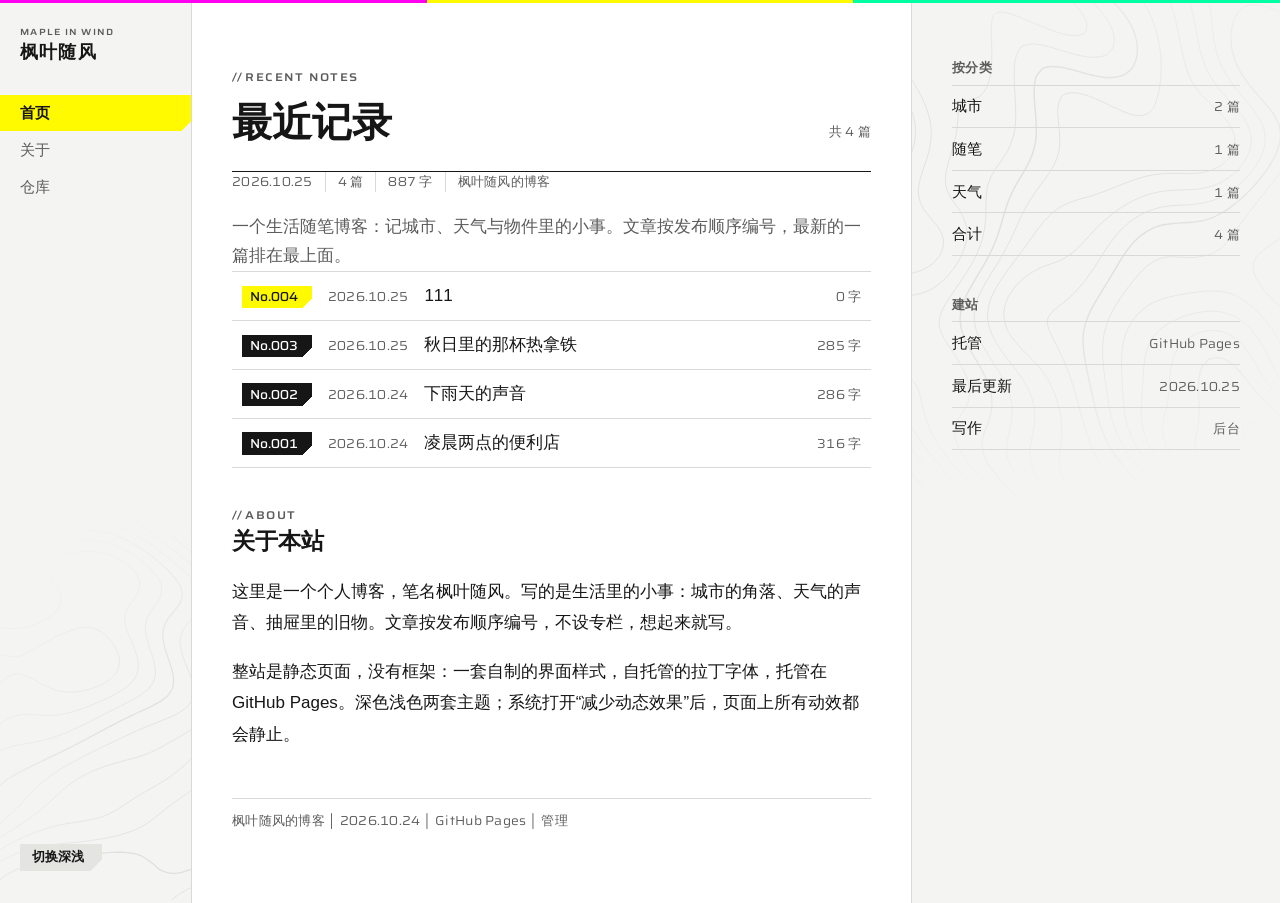
<file: index.html>
<!doctype html>
<!-- 枫叶随风的博客：首页（阅读页）。外观只写在 <html> 的 data-ef-variant 上。
     变体：标准（yellow / neutral / standard / contours / standard / full）
     主视觉：// RECENT NOTES / 最近记录 下的编号记录列表，最新一篇的编号是黄色
     页面类型：阅读（首页列表与文章页都是阅读页）
     数据：下面的静态列表是没开 JS 时的兜底；页面加载后会读取 ./posts/index.json
     重排列表、字数与分类统计。发布新文章后这里会自动出现，不需要手改这个文件。 -->
<html lang="zh-CN" data-ef-variant="standard">
  <head>
    <meta charset="utf-8" />
    <meta name="viewport" content="width=device-width, initial-scale=1" />
    <title>最近记录 · 枫叶随风的博客</title>
    <meta name="description" content="枫叶随风的博客：生活随笔，记录城市、天气与物件里的小事。文章按发布顺序编号。" />
    <link rel="icon" href="./assets/favicon.svg" type="image/svg+xml" />
    <script>
      try {
        const t = localStorage.getItem('theme');
        if (t === 'light' || t === 'dark') document.documentElement.dataset.theme = t;
      } catch (e) {}
    </script>
    <meta name="theme-color" content="#F4F4F2" media="(prefers-color-scheme: light)" />
    <meta name="theme-color" content="#191919" media="(prefers-color-scheme: dark)" />
    <script src="./assets/variant.js"></script>
    <link rel="stylesheet" href="./assets/endfield.css" />
    <link rel="stylesheet" href="./assets/site.css" />
  </head>
  <body class="ef ef-contours">
    <div class="ef-tri ef-in-sweep" aria-hidden="true"><i></i><i></i><i></i></div>
    <div class="shell">
      <nav class="ef-rail rail" aria-label="主导航">
        <a class="brand" href="./index.html"><small>Maple in Wind</small><span>枫叶随风</span></a>
        <a href="./index.html" aria-current="page">首页</a>
        <a href="#about">关于</a>
        <a href="https://github.com/fysfqyl/page-zero">仓库</a>
        <div class="rail-util">
          <button class="ef-btn small" type="button" data-theme-toggle>切换深浅</button>
        </div>
      </nav>

      <article class="ef-spread">
        <div class="ef-sheet">
          <p class="ef-eyebrow slash">Recent Notes</p>
          <header class="ef-sheet-head">
            <h1 class="ef-read">最近记录</h1>
            <p class="ef-field" data-stat-count>共 3 篇</p>
          </header>
          <ul class="ef-facts ef-field">
            <li data-stat-date>2026.10.24</li>
            <li data-stat-count2>3 篇</li>
            <li data-fx-load data-stat-words>898 字</li>
            <li>枫叶随风的博客</li>
          </ul>
          <p class="ef-lede ef-read">一个生活随笔博客：记城市、天气与物件里的小事。文章按发布顺序编号，最新的一篇排在最上面。</p>

          <ol class="ef-records" data-records>
            <li style="--i: 0"><a class="ef-record ef-in-come" href="./posts/p001.html">
              <span class="ef-tag is-current">No.001</span>
              <time class="ef-field" datetime="2026-10-24">2026.10.24</time>
              <span class="name ef-read">凌晨两点的便利店</span>
              <span class="ef-field">316 字</span>
            </a></li>
            <li style="--i: 1"><a class="ef-record ef-in-come" href="./posts/p002.html">
              <span class="ef-tag">No.002</span>
              <time class="ef-field" datetime="2026-10-24">2026.10.24</time>
              <span class="name ef-read">下雨天的声音</span>
              <span class="ef-field">286 字</span>
            </a></li>
            <li style="--i: 2"><a class="ef-record ef-in-come" href="./posts/p003.html">
              <span class="ef-tag">No.003</span>
              <time class="ef-field" datetime="2026-10-24">2026.10.24</time>
              <span class="name ef-read">旧手机里的照片</span>
              <span class="ef-field">296 字</span>
            </a></li>
          </ol>

          <h2 class="ef-pair sect" id="about"><span class="ef-eyebrow slash">About</span><span>关于本站</span></h2>
          <div class="ef-prose">
            <p>这里是一个个人博客，笔名枫叶随风。写的是生活里的小事：城市的角落、天气的声音、抽屉里的旧物。文章按发布顺序编号，不设专栏，想起来就写。</p>
            <p>整站是静态页面，没有框架：一套自制的界面样式，自托管的拉丁字体，托管在 GitHub Pages。深色浅色两套主题；系统打开“减少动态效果”后，页面上所有动效都会静止。</p>
          </div>

          <footer class="foot">
            <p class="ef-field">枫叶随风的博客 │ 2026.10.24 │ GitHub Pages │ <a href="./admin.html">管理</a></p>
          </footer>
        </div>

        <aside class="ef-margin" aria-label="统计与说明">
          <h2 class="ef-field margin-h">按分类</h2>
          <ul class="ef-ledger" data-cats>
            <li><span>城市</span><span class="ef-field">1 篇</span></li>
            <li><span>天气</span><span class="ef-field">1 篇</span></li>
            <li><span>物件</span><span class="ef-field">1 篇</span></li>
            <li><span>合计</span><span class="ef-field">3 篇</span></li>
          </ul>
          <h2 class="ef-field margin-h">建站</h2>
          <ul class="ef-ledger">
            <li><span>托管</span><span class="ef-field">GitHub Pages</span></li>
            <li><span>最后更新</span><span class="ef-field" data-stat-updated>2026.10.24</span></li>
            <li><span>写作</span><span class="ef-field"><a href="./admin.html">后台</a></span></li>
          </ul>
        </aside>
      </article>
    </div>

    <script type="module">
      import { wireTheme, wireReadouts } from './assets/fx.js';

      const pad = (n) => String(n).padStart(3, '0');
      const dots = (date) => String(date || '').replace(/-/g, '.');
      const group = (n) => Number(n || 0).toLocaleString('zh-CN');

      // 只有一处 HTML 拼接，标题来自帖子索引，仍然转义一遍。
      const esc = (s) =>
        String(s ?? '').replace(/[&<>"']/g, (c) => ({ '&': '&amp;', '<': '&lt;', '>': '&gt;', '"': '&quot;', "'": '&#39;' })[c]);

      function renderIndex(raw) {
        const posts = (Array.isArray(raw) ? raw : []).filter((p) => p && Number.isFinite(Number(p.no)));
        if (!posts.length) return;
        posts.sort((a, b) => Number(b.no) - Number(a.no)); // 最新的排在最上面

        const list = document.querySelector('[data-records]');
        if (list) {
          list.innerHTML = posts
            .map(
              (p, i) => `<li style="--i: ${Math.min(i, 12)}"><a class="ef-record ef-in-come" href="./posts/${esc(p.file)}">
              <span class="ef-tag${i === 0 ? ' is-current' : ''}">No.${pad(p.no)}</span>
              <time class="ef-field" datetime="${esc(p.date)}">${dots(p.date)}</time>
              <span class="name ef-read">${esc(p.title)}</span>
              <span class="ef-field">${group(p.words)} 字</span>
            </a></li>`,
            )
            .join('');
        }

        const total = posts.reduce((sum, p) => sum + Number(p.words || 0), 0);
        const latest = posts.reduce((d, p) => (p.date > d ? p.date : d), posts[0].date || '');

        const set = (sel, text) => {
          const el = document.querySelector(sel);
          if (el) el.textContent = text;
        };
        set('[data-stat-count]', `共 ${posts.length} 篇`);
        set('[data-stat-count2]', `${posts.length} 篇`);
        set('[data-stat-words]', `${group(total)} 字`);
        set('[data-stat-date]', dots(latest));
        set('[data-stat-updated]', dots(latest));

        const cats = new Map();
        posts.forEach((p) => cats.set(p.category || '未分类', (cats.get(p.category || '未分类') || 0) + 1));
        const ledger = document.querySelector('[data-cats]');
        if (ledger) {
          const rows = [...cats.entries()].sort((a, b) => b[1] - a[1] || a[0].localeCompare(b[0], 'zh-CN'));
          ledger.innerHTML =
            rows.map(([name, n]) => `<li><span>${esc(name)}</span><span class="ef-field">${n} 篇</span></li>`).join('') +
            `<li><span>合计</span><span class="ef-field">${posts.length} 篇</span></li>`;
        }
      }

      wireTheme();
      try {
        const res = await fetch('./posts/index.json', { cache: 'no-cache' });
        if (res.ok) renderIndex((await res.json()).posts);
      } catch (e) {
        // 离线或索引还没生成：保留上面手写的列表
      }
      wireReadouts(document);
    </script>
  </body>
</html>
</file>
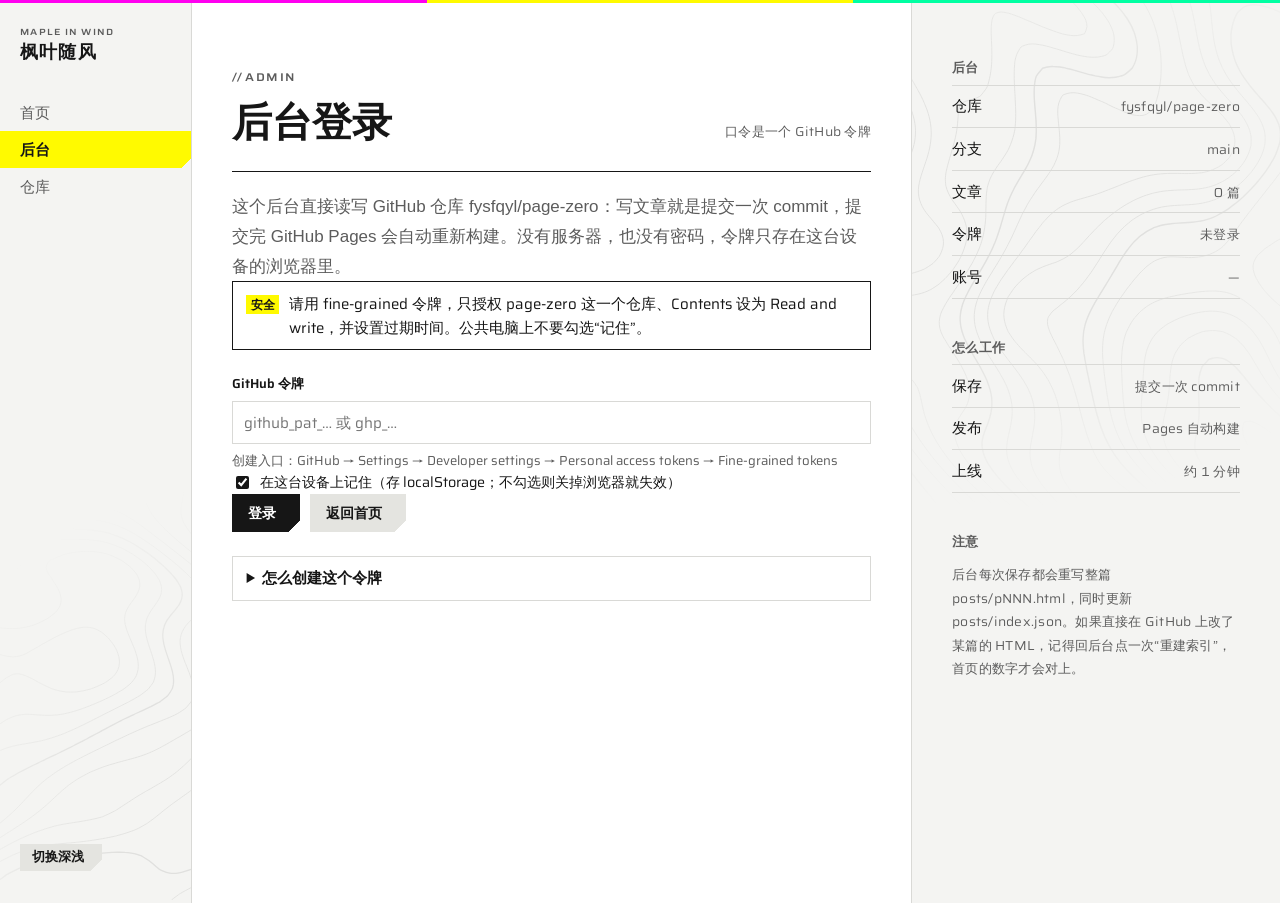
<file: admin.html>
<!doctype html>
<!-- 枫叶随风的博客：后台（写文章 / 改文章 / 删文章）。
     这一页不需要服务器：登录后浏览器直接用 GitHub API 读写仓库，
     发布 = 提交一次 commit，GitHub Pages 收到后自动重新构建。
     令牌只保存在这台设备的浏览器里，永远不会写进仓库。 -->
<html lang="zh-CN" data-ef-variant="standard">
  <head>
    <meta charset="utf-8" />
    <meta name="viewport" content="width=device-width, initial-scale=1" />
    <meta name="robots" content="noindex, nofollow" />
    <title>后台 · 枫叶随风的博客</title>
    <link rel="icon" href="./assets/favicon.svg" type="image/svg+xml" />
    <script>
      try {
        const t = localStorage.getItem('theme');
        if (t === 'light' || t === 'dark') document.documentElement.dataset.theme = t;
      } catch (e) {}
    </script>
    <meta name="theme-color" content="#F4F4F2" media="(prefers-color-scheme: light)" />
    <meta name="theme-color" content="#191919" media="(prefers-color-scheme: dark)" />
    <script src="./assets/variant.js"></script>
    <link rel="stylesheet" href="./assets/endfield.css" />
    <link rel="stylesheet" href="./assets/site.css" />
    <style>
      /* 后台自己的几块：分栏表单、工具栏、可编辑正文、预览框。其余全部沿用 endfield.css。 */
      [data-view][hidden],
      .admin-split [hidden] {
        display: none;
      }
      /* 有些元素自带 display（按钮、提示条），hidden 属性会被盖掉，这里补回来 */
      [hidden] {
        display: none !important;
      }
      .admin-split {
        display: grid;
        gap: 1rem;
        grid-template-columns: repeat(3, minmax(0, 1fr));
      }
      .admin-split > .field:first-child {
        grid-column: span 2;
      }
      @media (max-width: 640px) {
        .admin-split {
          grid-template-columns: minmax(0, 1fr);
        }
        .admin-split > .field:first-child {
          grid-column: auto;
        }
      }
      .admin-row-main {
        display: grid;
        gap: 0.3rem;
        min-width: 0;
      }
      .admin-row-main .name {
        font-weight: 700;
        overflow-wrap: anywhere;
        text-decoration: none;
      }
      .admin-row-main .name:hover {
        text-decoration: underline;
        text-decoration-thickness: 0.35em;
        text-underline-offset: -0.15em;
        text-decoration-color: var(--ef-signal);
      }
      .admin-check {
        display: flex;
        align-items: center;
        gap: 0.5rem;
        font-size: 0.9rem;
      }
      .admin-toolbar {
        display: flex;
        flex-wrap: wrap;
        gap: 0.35rem;
        padding: 0.45rem 0;
        border-top: 1px solid var(--ef-rule);
        border-bottom: 1px solid var(--ef-rule);
      }
      .admin-toolbar .ef-btn {
        padding: 0.25rem 0.8rem 0.25rem 0.6rem;
        font-size: 0.78rem;
      }
      .admin-editor {
        min-height: 20rem;
        max-width: none;
        padding: 1rem 1.1rem;
        border: 1px solid var(--ef-rule);
        background: var(--ef-paper);
        overflow-wrap: anywhere;
      }
      .admin-editor:empty::before {
        content: '在这里写正文。回车分段，工具栏可以加小标题、加粗、引用、列表。';
        color: var(--ef-ink-2);
      }
      .admin-editor p {
        margin: 0 0 1rem;
      }
      .admin-editor h2 {
        margin: 1.6rem 0 0.6rem;
        font-size: var(--ef-t-h2);
        font-weight: 700;
      }
      .admin-editor blockquote {
        margin: 1rem 0;
        padding-left: 0.9rem;
        border-left: 3px solid var(--ef-signal);
        color: var(--ef-ink-2);
      }
      .admin-editor ul,
      .admin-editor ol {
        margin: 0 0 1rem;
        padding-left: 1.4rem;
      }
      .admin-editor figure {
        margin: 1rem 0;
      }
      .admin-editor img {
        display: block;
        max-width: 100%;
        height: auto;
        border: 1px solid var(--ef-rule);
      }
      .admin-editor figcaption {
        margin-top: 0.4rem;
        font-family: var(--ef-font-ui);
        font-size: 0.82rem;
        color: var(--ef-ink-2);
      }
      .admin-upload {
        margin: 0.35rem 0 0;
        font-family: var(--ef-font-ui);
        font-size: 0.8rem;
        color: var(--ef-ink-2);
      }
      .admin-editor:focus {
        outline: 2px solid var(--ef-trace);
        outline-offset: -1px;
      }
      .admin-preview {
        width: min(1120px, 96vw);
      }
      .admin-preview .admin-preview-bar {
        display: flex;
        align-items: center;
        justify-content: space-between;
        gap: 1rem;
        padding: 0.5rem 0.75rem;
        background: var(--ef-panel);
        border-bottom: 1px solid var(--ef-rule);
      }
      .admin-preview iframe {
        display: block;
        width: 100%;
        height: min(78vh, 900px);
        border: 0;
        background: #fff;
      }
      details.admin-help {
        padding: 0.6rem 0.85rem;
        border: 1px solid var(--ef-rule);
        background: var(--ef-panel);
      }
      details.admin-help summary {
        cursor: pointer;
        font-weight: 700;
      }
      details.admin-help ol {
        margin: 0.6rem 0 0;
        padding-left: 1.3rem;
        line-height: 1.8;
      }
      .admin-status {
        min-height: 1.4rem;
      }
      .admin-meter {
        display: flex;
        gap: 1rem;
        font-family: var(--ef-font-ui);
        font-size: 0.8rem;
        color: var(--ef-ink-2);
        font-variant-numeric: tabular-nums;
      }
    </style>
  </head>
  <body class="ef ef-contours">
    <div class="ef-tri ef-in-sweep" aria-hidden="true"><i></i><i></i><i></i></div>
    <div class="shell">
      <nav class="ef-rail rail" aria-label="主导航">
        <a class="brand" href="./index.html"><small>Maple in Wind</small><span>枫叶随风</span></a>
        <a href="./index.html">首页</a>
        <a href="./admin.html" aria-current="page">后台</a>
        <a href="https://github.com/fysfqyl/page-zero">仓库</a>
        <div class="rail-util">
          <button class="ef-btn small" type="button" data-theme-toggle>切换深浅</button>
        </div>
      </nav>

      <article class="ef-spread">
        <div class="ef-sheet">
          <!-- 一、登录 -->
          <section data-view="login" hidden>
            <p class="ef-eyebrow slash">Admin</p>
            <header class="ef-sheet-head">
              <h1 class="ef-read">后台登录</h1>
              <p class="ef-field">口令是一个 GitHub 令牌</p>
            </header>
            <p class="ef-lede ef-read">
              这个后台直接读写 GitHub 仓库 fysfqyl/page-zero：写文章就是提交一次 commit，提交完 GitHub Pages 会自动重新构建。没有服务器，也没有密码，令牌只存在这台设备的浏览器里。
            </p>

            <p class="ef-notice" data-flag="安全">
              请用 fine-grained 令牌，只授权 page-zero 这一个仓库、Contents 设为 Read and write，并设置过期时间。公共电脑上不要勾选“记住”。
            </p>

            <form id="login-form" class="ef-form" style="margin-top: 1.5rem">
              <label class="field">
                <span>GitHub 令牌</span>
                <input id="f-token" name="token" type="password" autocomplete="off" spellcheck="false" placeholder="github_pat_… 或 ghp_…" required />
                <small>创建入口：GitHub → Settings → Developer settings → Personal access tokens → Fine-grained tokens</small>
              </label>
              <label class="admin-check">
                <input id="f-remember" type="checkbox" checked />
                在这台设备上记住（存 localStorage；不勾选则关掉浏览器就失效）
              </label>
              <p class="ef-actions">
                <button class="ef-btn go" type="submit" id="login-btn">登录</button>
                <a class="ef-btn" href="./index.html">返回首页</a>
              </p>
              <p class="ef-notice" data-flag="出错" id="login-error" hidden></p>
            </form>

            <details class="admin-help" style="margin-top: 1.5rem">
              <summary>怎么创建这个令牌</summary>
              <ol>
                <li>打开 GitHub → Settings → Developer settings → Personal access tokens → Fine-grained tokens → Generate new token。</li>
                <li>Repository access 选 Only select repositories，只勾 page-zero。</li>
                <li>Permissions → Repository permissions → Contents 设为 Read and write；如果列表里有 Pages，也设为 Read and write（可选）。</li>
                <li>Expiration 选 90 天，Generate，把 github_pat_ 开头的那串复制下来，粘到上面。</li>
                <li>令牌只显示一次；丢了就重新生成一个。</li>
              </ol>
            </details>
          </section>

          <!-- 二、文章列表 -->
          <section data-view="list" hidden>
            <p class="ef-eyebrow slash">Posts</p>
            <header class="ef-sheet-head">
              <h1 class="ef-read">文章管理</h1>
              <p class="ef-field" id="post-count">共 0 篇</p>
            </header>

            <p class="ef-actions" style="margin-top: 1.25rem">
              <button class="ef-btn go" type="button" id="btn-new">写新文章</button>
              <button class="ef-btn" type="button" id="btn-reindex">重建索引</button>
              <button class="ef-btn small" type="button" id="btn-logout">退出</button>
            </p>

            <p class="ef-notice admin-status" data-flag="状态" id="list-status" hidden></p>

            <div id="list-empty" hidden>
              <p class="ef-empty">
                仓库的 posts/ 里还没有文章。点“写新文章”发布第一篇——它会是 No.001，首页列表会自动出现这一篇。
              </p>
            </div>

            <ol class="ef-rows" id="post-list"></ol>
          </section>

          <!-- 三、编辑器 -->
          <section data-view="editor" hidden>
            <p class="ef-crumb ef-field">
              <a href="#list" id="btn-back">文章管理</a><span id="editor-crumb">No.001</span>
            </p>
            <header class="ef-sheet-head">
              <h1 class="ef-read" id="editor-title">写新文章</h1>
              <p class="ef-field admin-meter">
                <span id="word-count">0 字</span>
                <span id="min-count">约 1 分钟</span>
              </p>
            </header>

            <form id="post-form" class="ef-form" style="margin-top: 1.5rem">
              <div class="admin-split">
                <label class="field">
                  <span>标题</span>
                  <input id="f-title" name="title" maxlength="60" placeholder="例如：凌晨两点的便利店" required />
                </label>
                <label class="field">
                  <span>编号</span>
                  <input id="f-no" name="no" readonly />
                </label>
                <label class="field">
                  <span>日期</span>
                  <input id="f-date" name="date" type="date" required />
                </label>
                <label class="field">
                  <span>分类</span>
                  <input id="f-category" name="category" maxlength="10" list="category-list" placeholder="城市 / 天气 / 物件" />
                </label>
              </div>

              <label class="field">
                <span>导语</span>
                <input id="f-lede" name="lede" maxlength="120" placeholder="一句话放在标题下面，也会写进搜索结果摘要" />
                <small>留空也可以；留空时摘要用标题。</small>
              </label>

              <div class="field">
                <span>正文</span>
                <div class="admin-toolbar" role="toolbar" aria-label="正文格式">
                  <button class="ef-btn small" type="button" data-cmd="formatBlock" data-value="h2">小标题</button>
                  <button class="ef-btn small" type="button" data-cmd="formatBlock" data-value="p">正文</button>
                  <button class="ef-btn small" type="button" data-cmd="bold">粗体</button>
                  <button class="ef-btn small" type="button" data-cmd="italic">斜体</button>
                  <button class="ef-btn small" type="button" data-cmd="formatBlock" data-value="blockquote">引用</button>
                  <button class="ef-btn small" type="button" data-cmd="insertUnorderedList">列表</button>
                  <button class="ef-btn small" type="button" data-cmd="insertOrderedList">编号</button>
                  <button class="ef-btn small" type="button" id="btn-image">图片</button>
                  <button class="ef-btn small" type="button" data-cmd="link">链接</button>
                  <button class="ef-btn small" type="button" data-cmd="clear">清格式</button>
                  <button class="ef-btn small" type="button" data-cmd="undo">撤销</button>
                  <button class="ef-btn small" type="button" data-cmd="redo">重做</button>
                </div>
                <div class="ef-prose admin-editor" id="editor" contenteditable="true" role="textbox" aria-multiline="true" aria-label="正文" spellcheck="false"></div>
                <input type="file" id="image-input" accept="image/*" multiple hidden />
                <p class="admin-upload" id="upload-status" hidden></p>
                <small>粘贴进来的是纯文字，格式会自动清掉；截图可以直接 Ctrl/⌘ + V 粘进来，也可以拖图片到正文里。大图会自动缩到长边 1600px 并转成 WebP。Ctrl/⌘ + S 直接保存。</small>
              </div>

              <datalist id="category-list">
                <option value="城市"></option>
                <option value="天气"></option>
                <option value="物件"></option>
                <option value="人物"></option>
                <option value="书影"></option>
                <option value="随笔"></option>
              </datalist>

              <p class="ef-notice" data-flag="出错" id="form-error" hidden></p>

              <p class="ef-actions">
                <button class="ef-btn go" type="submit" id="btn-save">发布文章</button>
                <button class="ef-btn" type="button" id="btn-preview">预览</button>
                <button class="ef-btn" type="button" id="btn-back-2">取消</button>
                <button class="ef-btn danger" type="button" id="btn-delete" hidden>删除这篇</button>
              </p>
            </form>
          </section>
        </div>

        <aside class="ef-margin" aria-label="后台说明">
          <h2 class="ef-field margin-h">后台</h2>
          <ul class="ef-ledger">
            <li><span>仓库</span><span class="ef-field">fysfqyl/page-zero</span></li>
            <li><span>分支</span><span class="ef-field">main</span></li>
            <li><span>文章</span><span class="ef-field" id="side-count">0 篇</span></li>
            <li><span>令牌</span><span class="ef-field" id="side-token">未登录</span></li>
            <li><span>账号</span><span class="ef-field" id="side-user">—</span></li>
          </ul>

          <h2 class="ef-field margin-h">怎么工作</h2>
          <ul class="ef-ledger">
            <li><span>保存</span><span class="ef-field">提交一次 commit</span></li>
            <li><span>发布</span><span class="ef-field">Pages 自动构建</span></li>
            <li><span>上线</span><span class="ef-field">约 1 分钟</span></li>
          </ul>

          <h2 class="ef-field margin-h">注意</h2>
          <p class="ef-field" style="line-height: 1.8">
            后台每次保存都会重写整篇 posts/pNNN.html，同时更新 posts/index.json。如果直接在 GitHub 上改了某篇的 HTML，记得回后台点一次“重建索引”，首页的数字才会对上。
          </p>
        </aside>
      </article>
    </div>

    <dialog id="confirm" class="ef-dialog">
      <div class="ef-panel">
        <p class="ef-eyebrow slash">Delete</p>
        <h2>删除这篇文章？</h2>
        <p id="confirm-text">文章会从仓库里删除，首页列表同步更新。</p>
        <p class="ef-actions">
          <button class="ef-btn" type="button" data-close>取消</button>
          <button class="ef-btn danger" type="button" id="confirm-yes">删除</button>
        </p>
      </div>
    </dialog>

    <dialog id="preview" class="ef-dialog admin-preview">
      <div class="admin-preview-bar">
        <span class="ef-field">预览（还没提交）</span>
        <button class="ef-btn small" type="button" data-close>关闭</button>
      </div>
      <iframe id="preview-frame" title="文章预览" sandbox="allow-same-origin"></iframe>
    </dialog>

    <script type="module" src="./assets/admin.js"></script>
  </body>
</html>
</file>
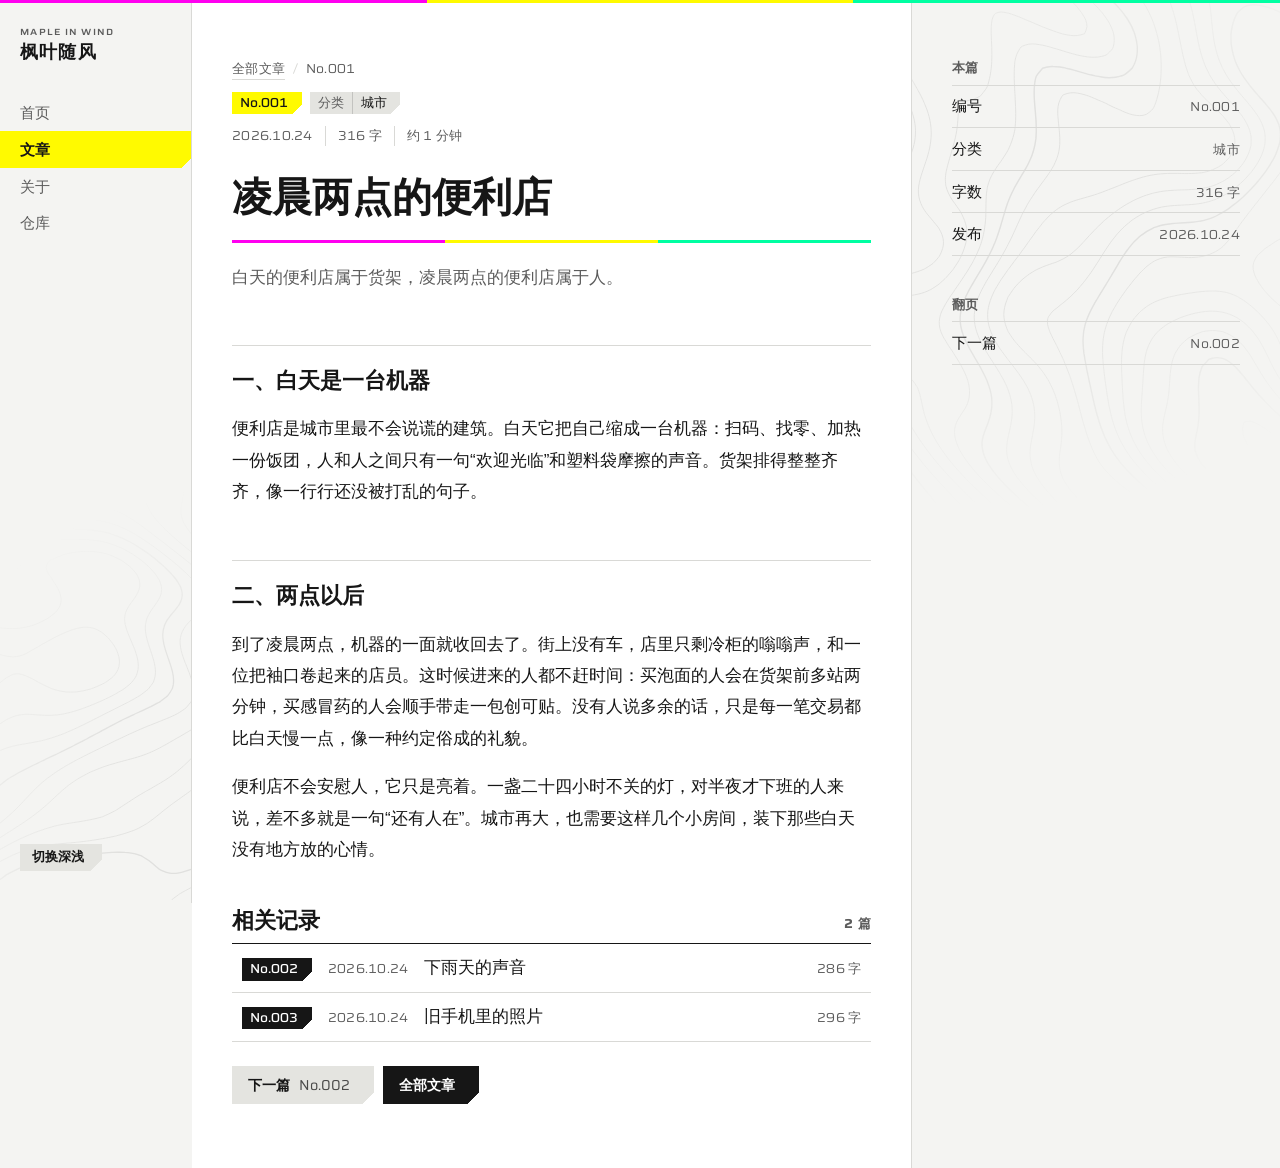
<file: posts/p001.html>
<!doctype html>
<html lang="zh-CN" data-ef-variant="standard">
  <head>
    <meta charset="utf-8" />
    <meta name="viewport" content="width=device-width, initial-scale=1" />
    <title>凌晨两点的便利店 · 枫叶随风的博客</title>
    <meta name="description" content="白天的便利店属于货架，凌晨两点的便利店属于人。 第零页生活随笔 No.001。" />
    <link rel="icon" href="../assets/favicon.svg" type="image/svg+xml" />
    <script>
      try {
        const t = localStorage.getItem('theme');
        if (t === 'light' || t === 'dark') document.documentElement.dataset.theme = t;
      } catch (e) {}
    </script>
    <meta name="theme-color" content="#F4F4F2" media="(prefers-color-scheme: light)" />
    <meta name="theme-color" content="#191919" media="(prefers-color-scheme: dark)" />
    <script src="../assets/variant.js"></script>
    <link rel="stylesheet" href="../assets/endfield.css" />
    <link rel="stylesheet" href="../assets/site.css" />
  </head>
  <body class="ef ef-contours">
    <div class="ef-tri" aria-hidden="true"><i></i><i></i><i></i></div>
    <div class="shell">
      <nav class="ef-rail rail" aria-label="主导航">
        <a class="brand" href="../index.html"><small>Maple in Wind</small><span>枫叶随风</span></a>
        <a href="../index.html">首页</a>
        <a href="../index.html" aria-current="page">文章</a>
        <a href="../index.html#about">关于</a>
        <a href="https://github.com/fysfqyl/page-zero">仓库</a>
        <div class="rail-util">
          <button class="ef-btn small" type="button" data-theme-toggle>切换深浅</button>
        </div>
      </nav>

      <article class="ef-spread">
        <div class="ef-sheet">
          <p class="ef-crumb ef-field"><a href="../index.html">全部文章</a><span>No.001</span></p>
          <p class="ids">
            <span class="ef-tag is-current">No.001</span>
            <span class="ef-kv"><span>分类</span><span>城市</span></span>
          </p>
          <ul class="ef-facts ef-field">
            <li><time datetime="2026-10-24">2026.10.24</time></li>
            <li data-fx-load>316 字</li>
            <li>约 1 分钟</li>
          </ul>
          <h1 class="title ef-read">凌晨两点的便利店</h1>
          <div class="ef-tri" aria-hidden="true"><i></i><i></i><i></i></div>
          <p class="ef-lede ef-read">白天的便利店属于货架，凌晨两点的便利店属于人。</p>

          <div class="ef-prose">
            <h2>一、白天是一台机器</h2><p>便利店是城市里最不会说谎的建筑。白天它把自己缩成一台机器：扫码、找零、加热一份饭团，人和人之间只有一句“欢迎光临”和塑料袋摩擦的声音。货架排得整整齐齐，像一行行还没被打乱的句子。</p><h2>二、两点以后</h2><p>到了凌晨两点，机器的一面就收回去了。街上没有车，店里只剩冷柜的嗡嗡声，和一位把袖口卷起来的店员。这时候进来的人都不赶时间：买泡面的人会在货架前多站两分钟，买感冒药的人会顺手带走一包创可贴。没有人说多余的话，只是每一笔交易都比白天慢一点，像一种约定俗成的礼貌。</p><p>便利店不会安慰人，它只是亮着。一盏二十四小时不关的灯，对半夜才下班的人来说，差不多就是一句“还有人在”。城市再大，也需要这样几个小房间，装下那些白天没有地方放的心情。</p>
          </div>

          <h2 class="ef-group-head"><span>相关记录</span><span class="ef-field">2 篇</span></h2>
          <ol class="ef-records">
            <li><a class="ef-record" href="p002.html">
              <span class="ef-tag">No.002</span>
              <time class="ef-field" datetime="2026-10-24">2026.10.24</time>
              <span class="name ef-read">下雨天的声音</span>
              <span class="ef-field">286 字</span>
            </a></li>
            <li><a class="ef-record" href="p003.html">
              <span class="ef-tag">No.003</span>
              <time class="ef-field" datetime="2026-10-24">2026.10.24</time>
              <span class="name ef-read">旧手机里的照片</span>
              <span class="ef-field">296 字</span>
            </a></li>
          </ol>
          <p class="ef-actions nav-actions">
            <a class="ef-btn" href="p002.html">下一篇<span class="sub">No.002</span></a>
            <a class="ef-btn go" href="../index.html">全部文章</a>
          </p>
        </div>

        <aside class="ef-margin" aria-label="本篇信息">
          <h2 class="ef-field margin-h">本篇</h2>
          <ul class="ef-ledger">
            <li><span>编号</span><span class="ef-field">No.001</span></li>
            <li><span>分类</span><span class="ef-field">城市</span></li>
            <li><span>字数</span><span class="ef-field">316 字</span></li>
            <li><span>发布</span><span class="ef-field">2026.10.24</span></li>
          </ul>
          <h2 class="ef-field margin-h">翻页</h2>
          <ul class="ef-ledger">
            <li><a href="p002.html">下一篇</a><span class="ef-field">No.002</span></li>
          </ul>
        </aside>
      </article>
    </div>

    <script type="module">
      import { wireTheme, wireReadouts } from '../assets/fx.js';
      wireTheme();
      wireReadouts(document);
    </script>
  </body>
</html>
</file>
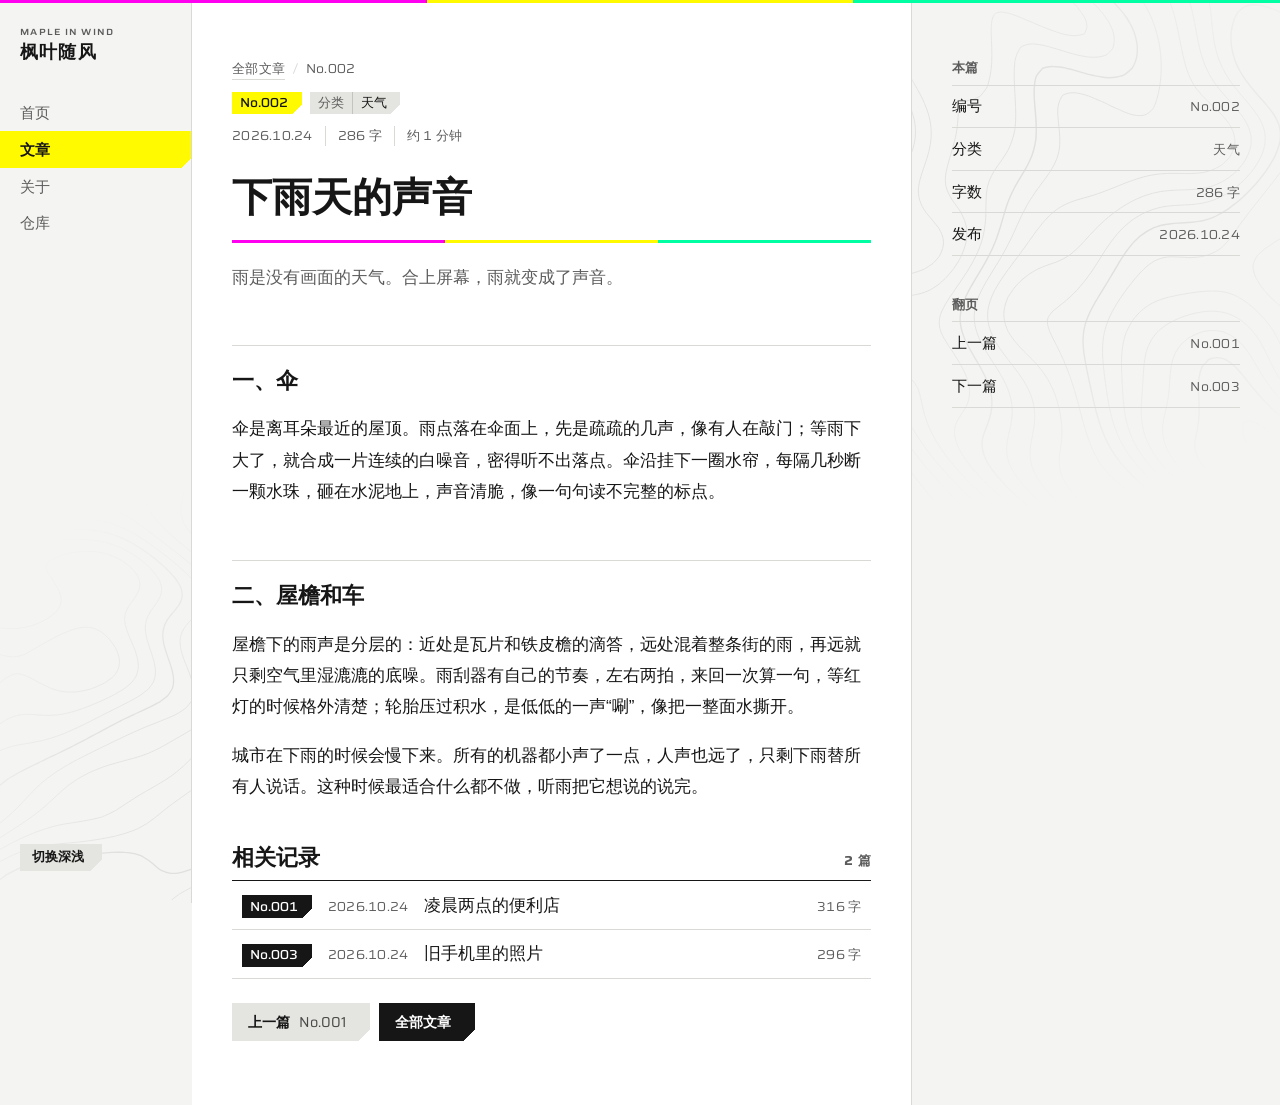
<file: posts/p002.html>
<!doctype html>
<html lang="zh-CN" data-ef-variant="standard">
  <head>
    <meta charset="utf-8" />
    <meta name="viewport" content="width=device-width, initial-scale=1" />
    <title>下雨天的声音 · 枫叶随风的博客</title>
    <meta name="description" content="雨是没有画面的天气。合上屏幕，雨就变成了声音。第零页生活随笔 No.002。" />
    <link rel="icon" href="../assets/favicon.svg" type="image/svg+xml" />
    <script>
      try {
        const t = localStorage.getItem('theme');
        if (t === 'light' || t === 'dark') document.documentElement.dataset.theme = t;
      } catch (e) {}
    </script>
    <meta name="theme-color" content="#F4F4F2" media="(prefers-color-scheme: light)" />
    <meta name="theme-color" content="#191919" media="(prefers-color-scheme: dark)" />
    <script src="../assets/variant.js"></script>
    <link rel="stylesheet" href="../assets/endfield.css" />
    <link rel="stylesheet" href="../assets/site.css" />
  </head>
  <body class="ef ef-contours">
    <div class="ef-tri" aria-hidden="true"><i></i><i></i><i></i></div>
    <div class="shell">
      <nav class="ef-rail rail" aria-label="主导航">
        <a class="brand" href="../index.html"><small>Maple in Wind</small><span>枫叶随风</span></a>
        <a href="../index.html">首页</a>
        <a href="../index.html" aria-current="page">文章</a>
        <a href="../index.html#about">关于</a>
        <a href="https://github.com/fysfqyl/page-zero">仓库</a>
        <div class="rail-util">
          <button class="ef-btn small" type="button" data-theme-toggle>切换深浅</button>
        </div>
      </nav>

      <article class="ef-spread">
        <div class="ef-sheet">
          <p class="ef-crumb ef-field"><a href="../index.html">全部文章</a><span>No.002</span></p>
          <p class="ids">
            <span class="ef-tag is-current">No.002</span>
            <span class="ef-kv"><span>分类</span><span>天气</span></span>
          </p>
          <ul class="ef-facts ef-field">
            <li><time datetime="2026-10-24">2026.10.24</time></li>
            <li data-fx-load>286 字</li>
            <li>约 1 分钟</li>
          </ul>
          <h1 class="title ef-read">下雨天的声音</h1>
          <div class="ef-tri" aria-hidden="true"><i></i><i></i><i></i></div>
          <p class="ef-lede ef-read">雨是没有画面的天气。合上屏幕，雨就变成了声音。</p>

          <div class="ef-prose">
            <h2>一、伞</h2>
            <p>伞是离耳朵最近的屋顶。雨点落在伞面上，先是疏疏的几声，像有人在敲门；等雨下大了，就合成一片连续的白噪音，密得听不出落点。伞沿挂下一圈水帘，每隔几秒断一颗水珠，砸在水泥地上，声音清脆，像一句句读不完整的标点。</p>
            <h2>二、屋檐和车</h2>
            <p>屋檐下的雨声是分层的：近处是瓦片和铁皮檐的滴答，远处混着整条街的雨，再远就只剩空气里湿漉漉的底噪。雨刮器有自己的节奏，左右两拍，来回一次算一句，等红灯的时候格外清楚；轮胎压过积水，是低低的一声“唰”，像把一整面水撕开。</p>
            <p>城市在下雨的时候会慢下来。所有的机器都小声了一点，人声也远了，只剩下雨替所有人说话。这种时候最适合什么都不做，听雨把它想说的说完。</p>
          </div>

          <h2 class="ef-group-head"><span>相关记录</span><span class="ef-field">2 篇</span></h2>
          <ol class="ef-records">
            <li><a class="ef-record" href="p001.html">
              <span class="ef-tag">No.001</span>
              <time class="ef-field" datetime="2026-10-24">2026.10.24</time>
              <span class="name ef-read">凌晨两点的便利店</span>
              <span class="ef-field">316 字</span>
            </a></li>
            <li><a class="ef-record" href="p003.html">
              <span class="ef-tag">No.003</span>
              <time class="ef-field" datetime="2026-10-24">2026.10.24</time>
              <span class="name ef-read">旧手机里的照片</span>
              <span class="ef-field">296 字</span>
            </a></li>
          </ol>
          <p class="ef-actions nav-actions">
            <a class="ef-btn" href="p001.html">上一篇<span class="sub">No.001</span></a>
            <a class="ef-btn go" href="../index.html">全部文章</a>
          </p>
        </div>

        <aside class="ef-margin" aria-label="本篇信息">
          <h2 class="ef-field margin-h">本篇</h2>
          <ul class="ef-ledger">
            <li><span>编号</span><span class="ef-field">No.002</span></li>
            <li><span>分类</span><span class="ef-field">天气</span></li>
            <li><span>字数</span><span class="ef-field">286 字</span></li>
            <li><span>发布</span><span class="ef-field">2026.10.24</span></li>
          </ul>
          <h2 class="ef-field margin-h">翻页</h2>
          <ul class="ef-ledger">
            <li><a href="p001.html">上一篇</a><span class="ef-field">No.001</span></li>
            <li><a href="p003.html">下一篇</a><span class="ef-field">No.003</span></li>
          </ul>
        </aside>
      </article>
    </div>

    <script type="module">
      import { wireTheme, wireReadouts } from '../assets/fx.js';
      wireTheme();
      wireReadouts(document);
    </script>
  </body>
</html>
</file>
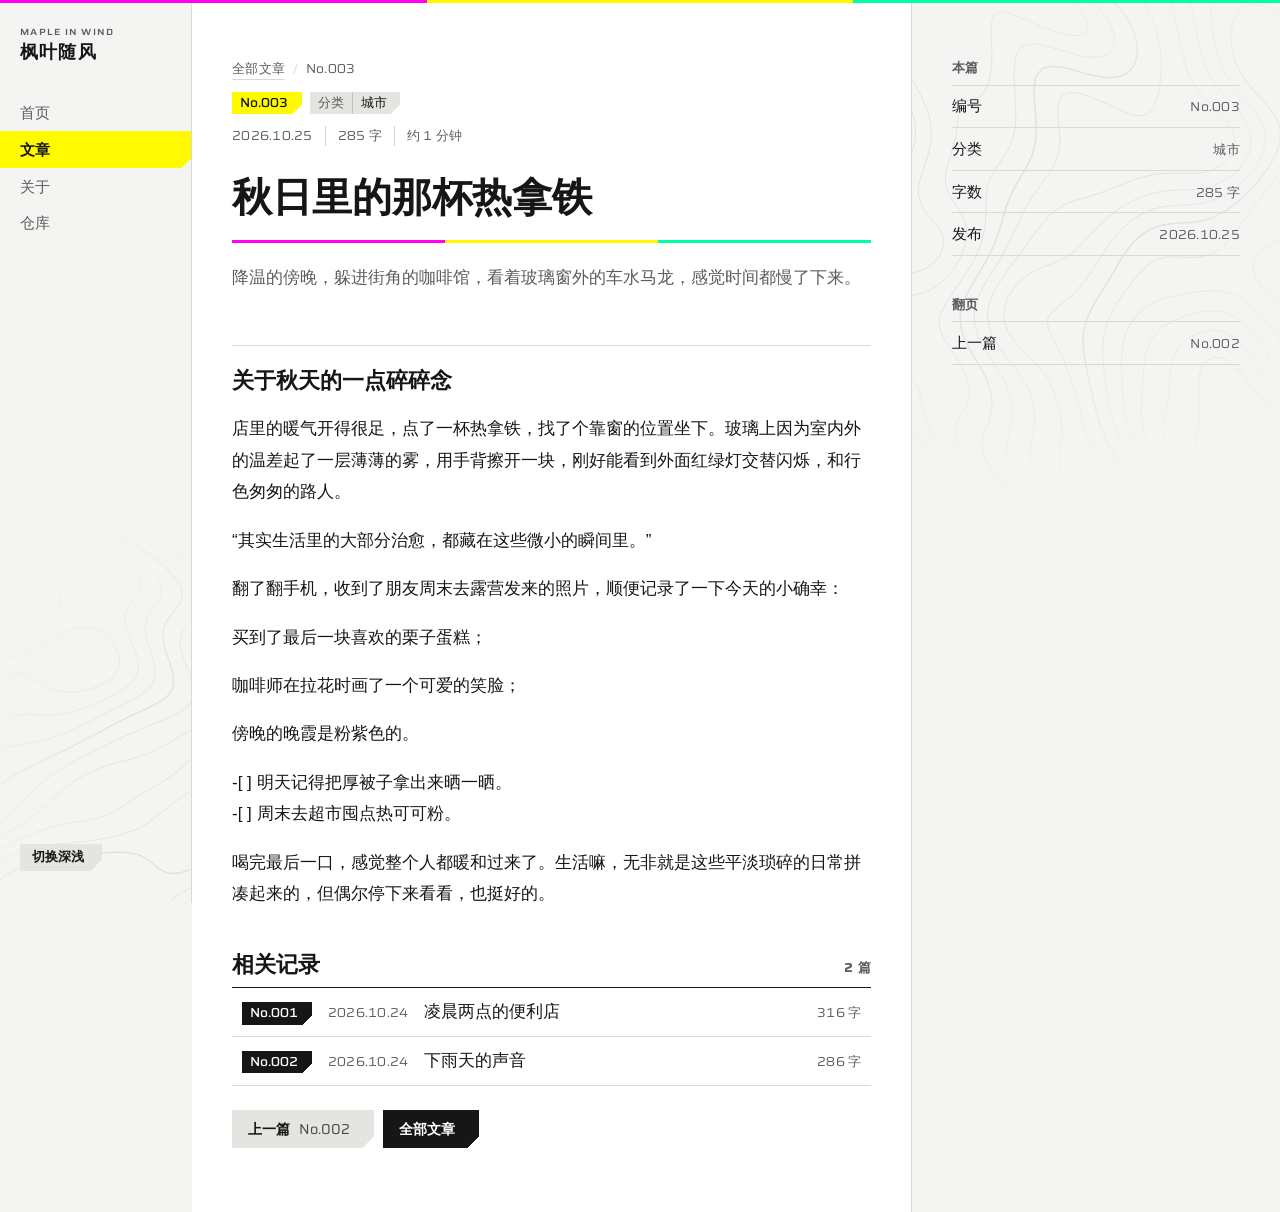
<file: posts/p003.html>
<!doctype html>
<html lang="zh-CN" data-ef-variant="standard">
  <head>
    <meta charset="utf-8" />
    <meta name="viewport" content="width=device-width, initial-scale=1" />
    <title>秋日里的那杯热拿铁 · 枫叶随风的博客</title>
    <meta name="description" content="降温的傍晚，躲进街角的咖啡馆，看着玻璃窗外的车水马龙，感觉时间都慢了下来。第零页生活随笔 No.003。" />
    <link rel="icon" href="../assets/favicon.svg" type="image/svg+xml" />
    <script>
      try {
        const t = localStorage.getItem('theme');
        if (t === 'light' || t === 'dark') document.documentElement.dataset.theme = t;
      } catch (e) {}
    </script>
    <meta name="theme-color" content="#F4F4F2" media="(prefers-color-scheme: light)" />
    <meta name="theme-color" content="#191919" media="(prefers-color-scheme: dark)" />
    <script src="../assets/variant.js"></script>
    <link rel="stylesheet" href="../assets/endfield.css" />
    <link rel="stylesheet" href="../assets/site.css" />
  </head>
  <body class="ef ef-contours">
    <div class="ef-tri" aria-hidden="true"><i></i><i></i><i></i></div>
    <div class="shell">
      <nav class="ef-rail rail" aria-label="主导航">
        <a class="brand" href="../index.html"><small>Maple in Wind</small><span>枫叶随风</span></a>
        <a href="../index.html">首页</a>
        <a href="../index.html" aria-current="page">文章</a>
        <a href="../index.html#about">关于</a>
        <a href="https://github.com/fysfqyl/page-zero">仓库</a>
        <div class="rail-util">
          <button class="ef-btn small" type="button" data-theme-toggle>切换深浅</button>
        </div>
      </nav>

      <article class="ef-spread">
        <div class="ef-sheet">
          <p class="ef-crumb ef-field"><a href="../index.html">全部文章</a><span>No.003</span></p>
          <p class="ids">
            <span class="ef-tag is-current">No.003</span>
            <span class="ef-kv"><span>分类</span><span>城市</span></span>
          </p>
          <ul class="ef-facts ef-field">
            <li><time datetime="2026-10-25">2026.10.25</time></li>
            <li data-fx-load>285 字</li>
            <li>约 1 分钟</li>
          </ul>
          <h1 class="title ef-read">秋日里的那杯热拿铁</h1>
          <div class="ef-tri" aria-hidden="true"><i></i><i></i><i></i></div>
          <p class="ef-lede ef-read">降温的傍晚，躲进街角的咖啡馆，看着玻璃窗外的车水马龙，感觉时间都慢了下来。</p>

          <div class="ef-prose">
            <h2>关于秋天的一点碎碎念</h2><p>店里的暖气开得很足，点了一杯热拿铁，找了个靠窗的位置坐下。玻璃上因为室内外的温差起了一层薄薄的雾，用手背擦开一块，刚好能看到外面红绿灯交替闪烁，和行色匆匆的路人。</p><p>“其实生活里的大部分治愈，都藏在这些微小的瞬间里。”</p><p>翻了翻手机，收到了朋友周末去露营发来的照片，顺便记录了一下今天的小确幸：</p><p>买到了最后一块喜欢的栗子蛋糕；</p><p>咖啡师在拉花时画了一个可爱的笑脸；</p><p>傍晚的晚霞是粉紫色的。</p><p>-[ ] 明天记得把厚被子拿出来晒一晒。<br>-[ ] 周末去超市囤点热可可粉。</p><p>喝完最后一口，感觉整个人都暖和过来了。生活嘛，无非就是这些平淡琐碎的日常拼凑起来的，但偶尔停下来看看，也挺好的。</p>
          </div>

          <h2 class="ef-group-head"><span>相关记录</span><span class="ef-field">2 篇</span></h2>
          <ol class="ef-records">
            <li><a class="ef-record" href="p001.html">
              <span class="ef-tag">No.001</span>
              <time class="ef-field" datetime="2026-10-24">2026.10.24</time>
              <span class="name ef-read">凌晨两点的便利店</span>
              <span class="ef-field">316 字</span>
            </a></li>
            <li><a class="ef-record" href="p002.html">
              <span class="ef-tag">No.002</span>
              <time class="ef-field" datetime="2026-10-24">2026.10.24</time>
              <span class="name ef-read">下雨天的声音</span>
              <span class="ef-field">286 字</span>
            </a></li>
          </ol>
          <p class="ef-actions nav-actions">
            <a class="ef-btn" href="p002.html">上一篇<span class="sub">No.002</span></a>
            <a class="ef-btn go" href="../index.html">全部文章</a>
          </p>
        </div>

        <aside class="ef-margin" aria-label="本篇信息">
          <h2 class="ef-field margin-h">本篇</h2>
          <ul class="ef-ledger">
            <li><span>编号</span><span class="ef-field">No.003</span></li>
            <li><span>分类</span><span class="ef-field">城市</span></li>
            <li><span>字数</span><span class="ef-field">285 字</span></li>
            <li><span>发布</span><span class="ef-field">2026.10.25</span></li>
          </ul>
          <h2 class="ef-field margin-h">翻页</h2>
          <ul class="ef-ledger">
            <li><a href="p002.html">上一篇</a><span class="ef-field">No.002</span></li>
          </ul>
        </aside>
      </article>
    </div>

    <script type="module">
      import { wireTheme, wireReadouts } from '../assets/fx.js';
      wireTheme();
      wireReadouts(document);
    </script>
  </body>
</html>
</file>
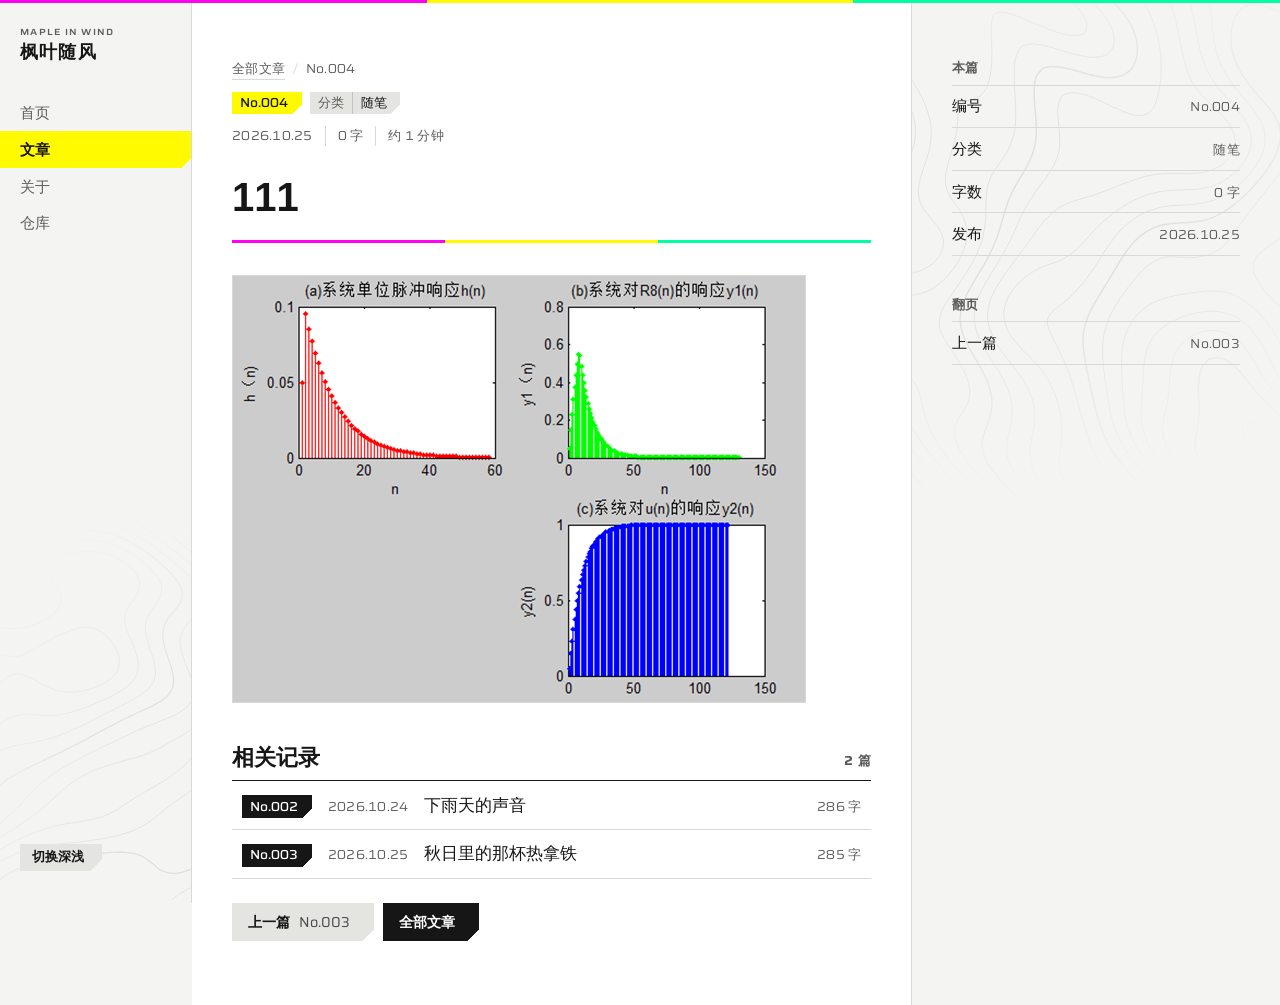
<file: posts/p004.html>
<!doctype html>
<html lang="zh-CN" data-ef-variant="standard">
  <head>
    <meta charset="utf-8" />
    <meta name="viewport" content="width=device-width, initial-scale=1" />
    <title>111 · 枫叶随风的博客</title>
    <meta name="description" content="111 第零页生活随笔 No.004。" />
    <link rel="icon" href="../assets/favicon.svg" type="image/svg+xml" />
    <script>
      try {
        const t = localStorage.getItem('theme');
        if (t === 'light' || t === 'dark') document.documentElement.dataset.theme = t;
      } catch (e) {}
    </script>
    <meta name="theme-color" content="#F4F4F2" media="(prefers-color-scheme: light)" />
    <meta name="theme-color" content="#191919" media="(prefers-color-scheme: dark)" />
    <script src="../assets/variant.js"></script>
    <link rel="stylesheet" href="../assets/endfield.css" />
    <link rel="stylesheet" href="../assets/site.css" />
  </head>
  <body class="ef ef-contours">
    <div class="ef-tri" aria-hidden="true"><i></i><i></i><i></i></div>
    <div class="shell">
      <nav class="ef-rail rail" aria-label="主导航">
        <a class="brand" href="../index.html"><small>Maple in Wind</small><span>枫叶随风</span></a>
        <a href="../index.html">首页</a>
        <a href="../index.html" aria-current="page">文章</a>
        <a href="../index.html#about">关于</a>
        <a href="https://github.com/fysfqyl/page-zero">仓库</a>
        <div class="rail-util">
          <button class="ef-btn small" type="button" data-theme-toggle>切换深浅</button>
        </div>
      </nav>

      <article class="ef-spread">
        <div class="ef-sheet">
          <p class="ef-crumb ef-field"><a href="../index.html">全部文章</a><span>No.004</span></p>
          <p class="ids">
            <span class="ef-tag is-current">No.004</span>
            <span class="ef-kv"><span>分类</span><span>随笔</span></span>
          </p>
          <ul class="ef-facts ef-field">
            <li><time datetime="2026-10-25">2026.10.25</time></li>
            <li data-fx-load>0 字</li>
            <li>约 1 分钟</li>
          </ul>
          <h1 class="title ef-read">111</h1>
          <div class="ef-tri" aria-hidden="true"><i></i><i></i><i></i></div>

          <div class="ef-prose">
            <figure><img src="../assets/uploads/eca4ad9f49.png" alt="屏幕截图 2025-01-05 210346" loading="lazy"></figure>
          </div>

          <h2 class="ef-group-head"><span>相关记录</span><span class="ef-field">2 篇</span></h2>
          <ol class="ef-records">
            <li><a class="ef-record" href="p002.html">
              <span class="ef-tag">No.002</span>
              <time class="ef-field" datetime="2026-10-24">2026.10.24</time>
              <span class="name ef-read">下雨天的声音</span>
              <span class="ef-field">286 字</span>
            </a></li>
            <li><a class="ef-record" href="p003.html">
              <span class="ef-tag">No.003</span>
              <time class="ef-field" datetime="2026-10-25">2026.10.25</time>
              <span class="name ef-read">秋日里的那杯热拿铁</span>
              <span class="ef-field">285 字</span>
            </a></li>
          </ol>
          <p class="ef-actions nav-actions">
            <a class="ef-btn" href="p003.html">上一篇<span class="sub">No.003</span></a>
            <a class="ef-btn go" href="../index.html">全部文章</a>
          </p>
        </div>

        <aside class="ef-margin" aria-label="本篇信息">
          <h2 class="ef-field margin-h">本篇</h2>
          <ul class="ef-ledger">
            <li><span>编号</span><span class="ef-field">No.004</span></li>
            <li><span>分类</span><span class="ef-field">随笔</span></li>
            <li><span>字数</span><span class="ef-field">0 字</span></li>
            <li><span>发布</span><span class="ef-field">2026.10.25</span></li>
          </ul>
          <h2 class="ef-field margin-h">翻页</h2>
          <ul class="ef-ledger">
            <li><a href="p003.html">上一篇</a><span class="ef-field">No.003</span></li>
          </ul>
        </aside>
      </article>
    </div>

    <script type="module">
      import { wireTheme, wireReadouts } from '../assets/fx.js';
      wireTheme();
      wireReadouts(document);
    </script>
  </body>
</html>
</file>
<file: assets/endfield.css>
/* ==========================================================================
   endfield.css: an "Endfield-flavoured" interface kit
   --------------------------------------------------------------------------
   Framework-free. Every class starts with ef- so it can sit beside anything.
   Light by default; dark with <html data-theme="dark">, or follows the system
   when <html> has no data-theme at all.

   Read ../SKILL.md first. In short:
     - paper, ink and one yellow; yellow means "here" or "you can act on this"
     - cut corners on whatever can be pressed; hairlines, not boxes
     - real fields (numbers, dates, counts) in the wide face, tabular figures
     - motion is short, hard and mechanical, and switches off under
       prefers-reduced-motion

   Fonts are not loaded here. Self-host them (see references/tokens.md):
     a wide geometric sans for Latin and figures (Saira, variable width and
     weight) and a heavy-capable Chinese sans (Noto Sans SC / 思源黑体).
   ========================================================================== */

/* ---------- 1. tokens ---------- */

:root {
  --ef-paper: #f4f4f2; /* the page */
  --ef-panel: #ffffff; /* sheets, plates, inputs */
  --ef-ink: #161616; /* text and every line that matters */
  --ef-ink-2: #5c5c5c; /* secondary text, field labels */
  --ef-rule: #d9d9d6; /* 1px hairlines */
  --ef-chip: #e4e4e0; /* quiet fills: chips, idle buttons */
  --ef-signal: #fffa00; /* THE yellow: "here" / "act on this" / "look at this" */
  --ef-on-signal: #161616; /* text on yellow, in both themes */
  --ef-trace: var(--ef-ink); /* a line that means "here": ink by day, yellow by night */
  --ef-tag-bg: var(--ef-ink); /* number tags */
  --ef-tag-fg: var(--ef-panel);
  --ef-danger: #b3261e; /* deleting things. Nothing else. */
  --ef-tri-a: #ff00f0; /* the three-colour strip: magenta, yellow, mint */
  --ef-tri-b: var(--ef-signal);
  --ef-tri-c: #00ffa2;
  --ef-mark: color-mix(in srgb, var(--ef-signal) 55%, transparent); /* highlighter */
  --ef-contour: color-mix(in srgb, var(--ef-ink) 9%, transparent);
  --ef-hatch: repeating-linear-gradient(-45deg, transparent 0 5px, color-mix(in srgb, var(--ef-ink) 22%, transparent) 5px 6.5px);

  /* type. Endfield pairs a wide, geometric Latin face (labels, figures, often
     upper case) with a plain Chinese sans in several weights. Saira stands in
     for the Latin side: its width axis goes up to 125%. */
  --ef-font-ui: 'Saira Variable', 'Saira', 'Noto Sans SC Variable', 'Noto Sans SC', sans-serif;
  /* what people read: the same Chinese sans, lighter and with more leading */
  --ef-font-text: 'Noto Sans SC Variable', 'Noto Sans SC', sans-serif;
  /* code only */
  --ef-font-mono: ui-monospace, 'SFMono-Regular', 'Cascadia Code', Consolas, monospace;
  /* how wide the Latin face is set: fields a little wide, labels and the
     wordmark fully wide, like the official site's wide capitals */
  --ef-wide: 112%;
  --ef-wider: 125%;

  --ef-t-h1: 2.5rem;
  --ef-t-title: 1.875rem;
  --ef-t-h2: 1.375rem;
  --ef-t-body: 1.0625rem;
  --ef-t-ui: 0.9375rem;
  --ef-t-field: 0.8125rem;

  --ef-measure: 40rem; /* a reading line, about 38 Chinese characters */
  --ef-pad: clamp(1rem, 4vw, 2.5rem);
  --ef-cut-k: 1; /* every corner cut scales with this (variant: tight 0.6, wide 1.6) */
  --ef-cut: calc(7px * var(--ef-cut-k)); /* the corner cut off small entrances */

  --ef-ease: cubic-bezier(0.2, 0.7, 0.1, 1);
  --ef-snap: cubic-bezier(0.16, 1, 0.3, 1); /* arrives fast, settles */
  --ef-mech: cubic-bezier(0.7, 0, 0.2, 1); /* starts slow, closes hard, like a shutter */

  color-scheme: light;
}

:root[data-theme='dark'] {
  --ef-paper: #191919;
  --ef-panel: #222222;
  --ef-ink: #ededed;
  --ef-ink-2: #a3a3a3;
  --ef-rule: #353535;
  --ef-chip: #2e2e2e;
  --ef-trace: var(--ef-signal);
  --ef-tag-bg: #3a3a3a;
  --ef-tag-fg: var(--ef-ink);
  --ef-danger: #ff8a7a;
  --ef-mark: color-mix(in srgb, var(--ef-signal) 22%, transparent);
  color-scheme: dark;
}

@media (prefers-color-scheme: dark) {
  :root:not([data-theme]) {
    --ef-paper: #191919;
    --ef-panel: #222222;
    --ef-ink: #ededed;
    --ef-ink-2: #a3a3a3;
    --ef-rule: #353535;
    --ef-chip: #2e2e2e;
    --ef-trace: var(--ef-signal);
    --ef-tag-bg: #3a3a3a;
    --ef-tag-fg: var(--ef-ink);
    --ef-danger: #ff8a7a;
    --ef-mark: color-mix(in srgb, var(--ef-signal) 22%, transparent);
    color-scheme: dark;
  }
}

/* ---------- 2. base ---------- */

.ef,
.ef *,
.ef *::before,
.ef *::after {
  box-sizing: border-box;
}

.ef {
  margin: 0;
  min-height: 100dvh;
  background: var(--ef-paper);
  color: var(--ef-ink);
  font-family: var(--ef-font-ui);
  font-size: var(--ef-t-ui);
  line-height: 1.6;
  -webkit-font-smoothing: antialiased;
  overflow-x: clip;
}

.ef a {
  color: inherit;
  text-decoration: none;
}

.ef :is(a, button, summary, label[for]) {
  cursor: pointer;
}

.ef ::selection {
  background: var(--ef-signal);
  color: var(--ef-on-signal);
}

.ef :focus-visible {
  outline: 2px solid currentColor;
  outline-offset: 2px;
}

.ef :is(h1, h2, h3, h4) {
  line-height: 1.35;
  text-wrap: balance;
}

/* Reading text: plain sans, regular weight, generous leading. */
.ef-read {
  font-family: var(--ef-font-text);
  font-weight: 400;
}

/* Two faint patches of open, flowing contour lines: upper right, lower left.
   Put .ef-contours on <body> and keep the two SVGs next to this file. */
.ef-contours::before {
  content: '';
  position: fixed;
  inset: 0;
  z-index: -1;
  pointer-events: none;
  background: var(--ef-contour);
  -webkit-mask:
    url('./contours/contour-a.svg') right -9rem top -7rem / 52rem auto no-repeat,
    url('./contours/contour-b.svg') left -6rem bottom -14rem / 40rem auto no-repeat;
  mask:
    url('./contours/contour-a.svg') right -9rem top -7rem / 52rem auto no-repeat,
    url('./contours/contour-b.svg') left -6rem bottom -14rem / 40rem auto no-repeat;
}

@media (max-width: 719px) {
  .ef-contours::before {
    -webkit-mask: url('./contours/contour-a.svg') right -12rem top -4rem / 34rem auto no-repeat;
    mask: url('./contours/contour-a.svg') right -12rem top -4rem / 34rem auto no-repeat;
  }
}

/* ---------- 3. marks that carry meaning ---------- */

/* The three-colour strip: the top edge of a page, or under an article title. Nowhere else. */
.ef-tri {
  display: grid;
  grid-template-columns: repeat(3, 1fr);
  height: 3px;
}
.ef-tri > i:nth-child(1) {
  background: var(--ef-tri-a);
}
.ef-tri > i:nth-child(2) {
  background: var(--ef-tri-b);
}
.ef-tri > i:nth-child(3) {
  background: var(--ef-tri-c);
}

/* A field of a record: number, date, count, path. Wide, geometric, tabular. */
.ef-field {
  font-family: var(--ef-font-ui);
  font-size: var(--ef-t-field);
  font-stretch: var(--ef-wide);
  line-height: 1.5;
  letter-spacing: 0.02em;
  color: var(--ef-ink-2);
  font-variant-numeric: tabular-nums;
}

/* A small, wide, upper-case label above or beside a heading: "// OVERVIEW".
   Add .slash for the double-slash prefix the game puts on titles. */
.ef-eyebrow {
  font-family: var(--ef-font-ui);
  font-size: 0.7rem;
  font-stretch: var(--ef-wider);
  font-weight: 600;
  letter-spacing: 0.14em;
  line-height: 1.4;
  text-transform: uppercase;
  color: var(--ef-ink-2);
}
.ef-eyebrow.slash::before {
  content: '// ';
  letter-spacing: 0;
}

/* English small and wide above, Chinese heavy below: LORE / 世界观资料. */
.ef-pair {
  display: inline-flex;
  flex-direction: column;
  gap: 0.15rem;
  line-height: 1.15;
}
.ef-pair > :last-child {
  font-weight: 800;
}

/* Fields in a row, divided by hairlines; a wrapped line starts clean. */
.ef-facts {
  display: flex;
  flex-wrap: wrap;
  gap: 0.35rem 0;
  margin: 0;
  padding: 0;
  list-style: none;
  clip-path: inset(-6px -100vw -6px 0);
}
.ef-facts > * {
  margin: 0 calc(0.75rem + 1px) 0 calc(-0.75rem - 1px);
  padding: 0 0.75rem;
  border-left: 1px solid var(--ef-rule);
}

/* Small entrances with one corner cut: number tag, key/value block, chip.
   The cut is painted in the background so the focus ring stays whole. */
.ef-tag,
.ef-kv,
.ef-chip {
  --fill: var(--ef-chip);
  display: inline-flex;
  align-items: center;
  font-family: var(--ef-font-ui);
  font-size: var(--ef-t-field);
  font-stretch: var(--ef-wide);
  font-weight: 500;
  line-height: 1.5;
  white-space: nowrap;
  font-variant-numeric: tabular-nums;
  color: var(--ef-ink);
  background: linear-gradient(-45deg, transparent calc(var(--ef-cut) - 0.5px), var(--fill) var(--ef-cut));
  border: 0;
}

.ef-tag {
  --fill: var(--ef-tag-bg);
  /* the right padding grows with the cut, so the text keeps clear of it */
  padding: 0.1rem calc(0.45rem + var(--ef-cut)) 0.1rem 0.5rem;
  color: var(--ef-tag-fg);
}

.ef-chip {
  gap: 0.35em;
  padding: 0.15rem calc(0.5rem + var(--ef-cut)) 0.15rem 0.55rem;
}

.ef-chip .n {
  color: var(--ef-ink-2);
}

.ef-kv > * {
  padding: 0.1rem 0.5rem;
}
.ef-kv > :first-child {
  color: var(--ef-ink-2);
  border-right: 1px solid color-mix(in srgb, var(--ef-ink) 16%, transparent);
}
.ef-kv > :last-child {
  padding-right: 0.8rem;
}

/* "Here", or "this one is on": the yellow fill. */
.ef-tag.is-current,
a.ef-tag:hover,
a.ef-kv:hover,
a.ef-chip:hover,
button.ef-chip:hover,
.ef-chip[aria-pressed='true'],
.ef-chip.is-active {
  --fill: var(--ef-signal);
  color: var(--ef-on-signal);
}
a.ef-kv:hover > :first-child,
.ef-chip.is-active .n,
.ef-chip[aria-pressed='true'] .n {
  color: var(--ef-on-signal);
}

/* A highlighter stroke under one line that says what this is. */
.ef-marker {
  padding: 0.1em 0.45em;
  background: linear-gradient(var(--ef-signal), var(--ef-signal)) left / 100% 100% no-repeat;
  color: var(--ef-on-signal);
  font-weight: 800;
  -webkit-box-decoration-break: clone;
  box-decoration-break: clone;
}

/* A state: live is solid ink, waiting is dashed, needs-a-look is a yellow block. */
.ef-state {
  display: inline-block;
  padding: 0 0.5em;
  border: 1px solid currentColor;
  font-family: var(--ef-font-ui);
  font-stretch: var(--ef-wide);
  font-size: 0.7rem;
  line-height: 1.6;
  white-space: nowrap;
  vertical-align: 0.15em;
}
.ef-state.is-draft {
  color: var(--ef-ink-2);
  border-style: dashed;
}
.ef-state.is-hidden {
  border-style: dashed;
}
.ef-state.is-alert {
  border-color: var(--ef-signal);
  background: var(--ef-signal);
  color: var(--ef-on-signal);
  font-weight: 700;
}

/* Something needs reading: a yellow flag before the words. Red is not used. */
.ef-notice {
  display: flex;
  align-items: baseline;
  gap: 0.6rem;
  margin: 0;
  padding: 0.6rem 0.8rem;
  border: 1px solid var(--ef-ink);
  background: var(--ef-panel);
}
.ef-notice::before {
  content: attr(data-flag);
  flex: none;
  padding: 0 0.4em;
  background: var(--ef-signal);
  color: var(--ef-on-signal);
  font-size: 0.75rem;
  font-weight: 700;
  line-height: 1.6;
}
.ef-notice:not([data-flag])::before {
  content: '注意';
}
.ef-notice:is([hidden], :empty) {
  display: none;
}

/* ---------- 4. buttons ---------- */

/* A block with one corner cut. Pointing at it drives yellow across from the
   left behind a bright edge. The cut is a mask, so the focus ring sits inside. */
.ef-btn {
  --fill: var(--ef-chip);
  --wipe: var(--ef-signal);
  position: relative;
  isolation: isolate;
  display: inline-flex;
  align-items: center;
  gap: 0.6em;
  padding: 0.55rem 1.5rem 0.55rem 1rem;
  border: 0;
  background: var(--fill);
  -webkit-mask: linear-gradient(-45deg, transparent calc(0.5rem * var(--ef-cut-k)), #000 calc(0.5rem * var(--ef-cut-k) + 0.5px));
  mask: linear-gradient(-45deg, transparent calc(0.5rem * var(--ef-cut-k)), #000 calc(0.5rem * var(--ef-cut-k) + 0.5px));
  color: var(--ef-ink);
  font-family: var(--ef-font-ui);
  font-size: 0.9rem;
  font-weight: 700;
  line-height: 1.4;
  white-space: nowrap;
  cursor: pointer;
  transition:
    color 0.12s 0.06s,
    transform 0.1s;
}
.ef-btn:focus-visible {
  outline-offset: -4px;
}
.ef-btn.go {
  --fill: var(--ef-ink);
  color: var(--ef-panel);
}
.ef-btn.small {
  padding: 0.3rem 1.1rem 0.3rem 0.75rem;
  font-size: 0.8rem;
}
.ef-btn.danger {
  --wipe: var(--ef-danger);
  color: var(--ef-danger);
}
.ef-btn .sub {
  font-weight: 400;
  opacity: 0.75;
}

.ef-btn::before,
.ef-btn::after {
  content: '';
  position: absolute;
  inset: 0;
  z-index: -1;
  transform: translateX(-101%);
  transition: transform 0.28s var(--ef-mech);
}
.ef-btn::before {
  background: var(--wipe);
}
.ef-btn::after {
  z-index: 0;
  background: linear-gradient(var(--ef-on-signal), var(--ef-on-signal)) left / 3px 100% no-repeat;
  opacity: 0;
}
.ef-btn:is(:hover, :focus-visible):not(:disabled),
:is(a, .ef-host):is(:hover, :focus-visible) span.ef-btn {
  color: var(--ef-on-signal);
}
.ef-btn.danger:is(:hover, :focus-visible):not(:disabled) {
  color: var(--ef-panel);
}
.ef-btn:is(:hover, :focus-visible):not(:disabled)::before,
:is(a, .ef-host):is(:hover, :focus-visible) span.ef-btn::before {
  transform: none;
}
.ef-btn:hover:not(:disabled)::after,
:is(a, .ef-host):hover span.ef-btn::after {
  animation: ef-edge 0.3s var(--ef-mech);
}
/* (a <span class="ef-btn"> inside a bigger link wipes when the link is pointed at) */
.ef-btn:active:not(:disabled) {
  transform: translateY(1px) scale(0.985);
}
/* Off: it cannot be pressed now. */
.ef-btn:disabled {
  opacity: 0.5;
  cursor: not-allowed;
}
/* Busy: pressed and still working (saving, sending). Hatched, and it waits. */
.ef-btn[aria-busy='true'] {
  background: var(--ef-hatch), var(--fill);
  cursor: progress;
  pointer-events: none;
}
/* Touch screens have no pointing, so "act on this" shows at rest: the main
   action is yellow, and pressing does the wipe that hovering does elsewhere. */
@media (hover: none) {
  .ef-btn.go {
    --fill: var(--ef-signal);
    --wipe: color-mix(in srgb, var(--ef-signal), #000 12%);
    color: var(--ef-on-signal);
  }
  .ef-btn:active:not(:disabled) {
    color: var(--ef-on-signal);
  }
  .ef-btn.danger:active:not(:disabled) {
    color: var(--ef-panel);
  }
  .ef-btn:active:not(:disabled)::before {
    transform: none;
    transition-duration: 0.1s;
  }
  /* 16px keeps iOS from zooming into a focused field */
  .ef-form :is(input, select, textarea) {
    font-size: 1rem;
  }
}

@keyframes ef-edge {
  0% {
    transform: none;
    opacity: 1;
  }
  90% {
    opacity: 1;
  }
  100% {
    transform: translateX(100%);
    opacity: 0;
  }
}

.ef-actions {
  display: flex;
  flex-wrap: wrap;
  gap: 0.6rem;
  margin: 0;
}

/* ---------- 5. lists ---------- */

/* Records: one row each, columns are real fields (tag, date, name, count).
   Pointing at a row drops a bar down its left edge and steps it in. */
.ef-records {
  margin: 0;
  padding: 0;
  list-style: none;
  border-top: 1px solid var(--ef-rule);
}
.ef-records > li {
  border-bottom: 1px solid var(--ef-rule);
}
.ef-records a.ef-record,
.ef-records .ef-record {
  position: relative;
  display: grid;
  grid-template-columns: auto auto minmax(0, 1fr) auto;
  gap: 0 1rem;
  align-items: baseline;
  padding: 0.7rem 0.6rem;
  transition: background-color 0.15s;
}
.ef-record::before {
  content: '';
  position: absolute;
  inset: 0 auto 0 0;
  width: 4px;
  background: var(--ef-trace);
  transform: scaleY(0);
  transform-origin: top;
  transition: transform 0.2s var(--ef-snap);
}
.ef-record > * {
  transition: transform 0.25s var(--ef-snap);
}
a.ef-record:is(:hover, :focus-visible) {
  background: var(--ef-paper);
}
a.ef-record:is(:hover, :focus-visible)::before {
  transform: none;
}
a.ef-record:is(:hover, :focus-visible) > * {
  transform: translateX(6px);
}
.ef-record .name {
  font-size: var(--ef-t-body);
  line-height: 1.5;
}
@media (max-width: 719px) {
  .ef-records .ef-record {
    grid-template-columns: auto minmax(0, 1fr) auto;
    row-gap: 0.25rem;
  }
  .ef-record .name {
    grid-column: 1 / -1;
    grid-row: 2;
  }
  .ef-record .ef-tag {
    justify-self: start;
  }
  /* the count stays on the first line, at the right */
  .ef-record > .ef-field:last-child {
    grid-column: -2;
    grid-row: 1;
    justify-self: end;
  }
}

/* A column of label / figure pairs, for a margin or a panel. */
.ef-ledger {
  margin: 0;
  padding: 0;
  list-style: none;
  border-top: 1px solid var(--ef-rule);
}
.ef-ledger > li {
  display: flex;
  align-items: baseline;
  justify-content: space-between;
  gap: 1rem;
  padding: 0.55rem 0;
  border-bottom: 1px solid var(--ef-rule);
}
.ef-ledger .warn {
  padding: 0 0.4em;
  background: var(--ef-signal);
  color: var(--ef-on-signal);
  font-weight: 700;
}

/* ---------- 6. the reading page: a white sheet and a margin ---------- */

.ef-spread {
  display: grid;
  grid-template-columns: minmax(0, calc(var(--ef-measure) + var(--ef-pad) * 2)) minmax(0, 1fr);
  min-height: 100%;
}
.ef-sheet {
  min-width: 0;
  padding: clamp(2rem, 5vw, 3.5rem) var(--ef-pad) 4rem;
  background: var(--ef-panel);
  border-right: 1px solid var(--ef-rule);
}
.ef-margin {
  min-width: 0;
  padding: clamp(2rem, 5vw, 3.5rem) var(--ef-pad) 3rem;
}
@media (max-width: 959px) {
  .ef-spread {
    grid-template-columns: minmax(0, 1fr);
  }
  .ef-sheet {
    border-right: 0;
    border-bottom: 1px solid var(--ef-rule);
  }
}

/* A page's name with its count, ruled off in ink. */
.ef-sheet-head {
  display: flex;
  flex-wrap: wrap;
  align-items: baseline;
  justify-content: space-between;
  gap: 0.25rem 1rem;
  padding-bottom: 1.5rem;
  border-bottom: 1px solid var(--ef-ink);
}
.ef-sheet-head h1 {
  margin: 0;
  font-size: var(--ef-t-h1);
  font-weight: 700;
  line-height: 1.25;
}
.ef-sheet-head p {
  margin: 0;
}

.ef-crumb {
  display: flex;
  flex-wrap: wrap;
  gap: 0 0.6em;
  margin: 0 0 0.75rem;
}
.ef-crumb a {
  border-bottom: 1px solid var(--ef-rule);
}
.ef-crumb > * + *::before {
  content: '/';
  margin-right: 0.6em;
  color: var(--ef-rule);
}

.ef-lede {
  max-width: var(--ef-measure);
  margin: 1.25rem 0 0;
  font-size: var(--ef-t-body);
  line-height: 1.75;
  color: var(--ef-ink-2);
}

.ef-group-head {
  display: flex;
  align-items: baseline;
  justify-content: space-between;
  gap: 1rem;
  margin: 2.5rem 0 0;
  padding-bottom: 0.5rem;
  border-bottom: 1px solid var(--ef-ink);
  font-size: var(--ef-t-h2);
  font-weight: 700;
}
.ef-group-head + .ef-records,
.ef-sheet-head + .ef-records {
  border-top: 0;
}

.ef-empty {
  max-width: 30rem;
  margin: 1.5rem 0 0;
  line-height: 1.75;
  color: var(--ef-ink-2);
}

/* Reading prose: plain Chinese sans, regular weight, generous leading; a link is ink over a yellow block
   (a yellow line on dark, where the block would swallow light text). */
.ef-prose {
  max-width: var(--ef-measure);
  font-family: var(--ef-font-text);
  font-size: var(--ef-t-body);
  line-height: 1.85;
}
.ef-prose :is(h2, h3) {
  font-family: var(--ef-font-ui);
}
.ef-prose a {
  text-decoration: underline;
  text-decoration-color: var(--ef-signal);
  text-decoration-thickness: 0.4em;
  text-underline-offset: -0.18em;
  text-decoration-skip-ink: none;
}
:root[data-theme='dark'] .ef-prose a {
  text-decoration-thickness: 1.5px;
  text-underline-offset: 0.25em;
}
@media (prefers-color-scheme: dark) {
  :root:not([data-theme]) .ef-prose a {
    text-decoration-thickness: 1.5px;
    text-underline-offset: 0.25em;
  }
}
.ef-prose strong {
  font-weight: 700;
}
.ef-prose h2 {
  font-size: var(--ef-t-h2);
  font-weight: 700;
  margin: 2.4em 0 0.8em;
  padding-top: 0.9em;
  border-top: 1px solid var(--ef-rule);
}
.ef-prose blockquote {
  margin: 1.2em 0;
  padding-left: 1.2em;
  border-left: 3px solid var(--ef-ink);
  color: var(--ef-ink-2);
}
.ef-prose code {
  font-family: var(--ef-font-mono);
  font-size: 0.86em;
  padding: 0.1em 0.35em;
  border: 1px solid var(--ef-rule);
  background: var(--ef-paper);
}

/* ---------- 7. the showcase voice ---------- */

/* The name, as heavy and wide as the column takes: solid, then hollow. */
.ef-wordmark {
  display: flex;
  flex-direction: column;
  margin: 0;
  font-family: var(--ef-font-ui);
  font-stretch: var(--ef-wider);
  font-weight: 800;
  line-height: 0.84;
  letter-spacing: -0.02em;
  text-transform: uppercase;
}
.ef-wordmark > * {
  line-height: 0.84;
}
.ef-wordmark .solid {
  font-size: var(--ef-wordmark, clamp(3rem, 10vw, 11rem));
}
.ef-wordmark .hollow {
  margin-top: 0.12em;
  font-size: calc(var(--ef-wordmark, clamp(3rem, 10vw, 11rem)) * 0.48);
  color: transparent;
  -webkit-text-stroke: 2px var(--ef-ink);
}

/* A big hollow number that ink pours into, left to right, when pointed at. */
.ef-hollow-no {
  font-family: var(--ef-font-ui);
  font-stretch: var(--ef-wide);
  font-size: clamp(5rem, 14vw, 14rem);
  font-weight: 800;
  line-height: 0.8;
  letter-spacing: -0.03em;
  color: transparent;
  -webkit-text-stroke: 2px var(--ef-ink);
  background: linear-gradient(var(--ef-ink), var(--ef-ink)) left / 0% 100% no-repeat;
  -webkit-background-clip: text;
  background-clip: text;
  transition: background-size 0.45s var(--ef-mech);
}
:is(a, .ef-host):is(:hover, :focus-visible) .ef-hollow-no {
  background-size: 100% 100%;
}

/* A title with a hatched band running off beside it. */
.ef-bar-title {
  display: flex;
  align-items: center;
  gap: 1.25rem;
  margin: 0 0 1.25rem;
  font-size: 1.15rem;
  font-weight: 800;
}
.ef-bar-title::after {
  content: '';
  flex: 1;
  height: 0.8rem;
  background: var(--ef-hatch);
  border-left: 0.8rem solid var(--ef-ink);
}

/* A picture in a frame with two corners cut, a hatched shadow set off behind
   it, and an ink plate carrying one line. */
.ef-frame {
  position: relative;
  margin: 0 1rem 1rem 0;
  min-height: 16rem;
}
.ef-frame::before {
  content: '';
  position: absolute;
  inset: 1.5rem -1rem -1rem 1.5rem;
  background: var(--ef-hatch);
}
.ef-frame .window {
  position: absolute;
  inset: 0;
  --frame-cut: calc(3.25rem * var(--ef-cut-k));
  clip-path: polygon(var(--frame-cut) 0, 100% 0, 100% calc(100% - var(--frame-cut)), calc(100% - var(--frame-cut)) 100%, 0 100%, 0 var(--frame-cut));
  background: var(--ef-panel);
  overflow: hidden;
}
.ef-frame .window > img {
  display: block;
  width: 100%;
  height: 100%;
  object-fit: contain;
  object-position: 50% 100%;
}
.ef-plate {
  position: absolute;
  left: -1.25rem;
  bottom: 1.75rem;
  max-width: 78%;
  margin: 0;
  padding: 0.55rem 1.4rem 0.6rem 0.9rem;
  background: linear-gradient(-45deg, transparent calc(0.6rem * var(--ef-cut-k)), var(--ef-ink) calc(0.6rem * var(--ef-cut-k) + 0.5px));
  color: var(--ef-panel);
  font-weight: 600;
  line-height: 1.45;
}

/* A band of recent items passing by; pointing at it stops it. */
.ef-ticker {
  background: var(--ef-ink);
  color: var(--ef-panel);
  overflow: hidden;
}
.ef-ticker .track {
  display: flex;
  width: max-content;
}
.ef-ticker ul {
  display: flex;
  flex: none;
  margin: 0;
  padding: 0;
  list-style: none;
}
.ef-ticker a {
  display: flex;
  align-items: center;
  gap: 0.75rem;
  padding: 0.6rem 1.5rem;
  font-size: 0.875rem;
  white-space: nowrap;
}
.ef-ticker b {
  padding: 0 0.45em;
  background: var(--ef-signal);
  color: var(--ef-on-signal);
}
.ef-ticker a:hover {
  background: var(--ef-signal);
  color: var(--ef-on-signal);
}

/* ---------- 8. the console voice ---------- */

/* The command bar: dark in both themes, so the yellow block of "where you are"
   reads the same everywhere. */
.ef-cmdbar {
  display: flex;
  flex-wrap: wrap;
  align-items: stretch;
  gap: 0 1.5rem;
  padding-inline: var(--ef-pad);
  background: #161616;
  color: #ededed;
}
.ef-cmdbar .brand {
  display: flex;
  align-items: center;
  gap: 0.7rem;
  padding-block: 0.6rem;
  font-stretch: var(--ef-wider);
  font-weight: 800;
  letter-spacing: 0.08em;
  text-transform: uppercase;
}
.ef-cmdbar .seal {
  display: grid;
  place-items: center;
  width: 2.25rem;
  height: 2.25rem;
  background: linear-gradient(-45deg, transparent calc(0.45rem * var(--ef-cut-k)), var(--ef-signal) calc(0.45rem * var(--ef-cut-k) + 0.5px));
  color: var(--ef-on-signal);
  font-size: 1.3rem;
  letter-spacing: 0;
}
.ef-cmdbar nav {
  display: flex;
  flex-wrap: wrap;
  margin-right: auto;
}
.ef-cmdbar nav a {
  position: relative;
  display: flex;
  flex-direction: column;
  justify-content: center;
  min-height: 3.4rem;
  padding: 0.3rem 1.15rem 0.3rem 0.8rem;
  color: #b8b8b8;
  font-weight: 600;
  line-height: 1.3;
}
.ef-cmdbar nav a small {
  font-size: 0.6rem;
  font-stretch: var(--ef-wider);
  font-weight: 500;
  letter-spacing: 0.1em;
  text-transform: uppercase;
  opacity: 0.75;
}
.ef-cmdbar nav a::after {
  content: '';
  position: absolute;
  inset: auto 0 0 0;
  height: 3px;
  background: var(--ef-signal);
  transform: scaleX(0);
  transform-origin: left;
  transition: transform 0.22s var(--ef-mech);
}
.ef-cmdbar nav a:hover {
  color: #fff;
  background: #232323;
}
.ef-cmdbar nav a:not([aria-current]):hover::after {
  transform: none;
}
.ef-cmdbar nav a[aria-current] {
  color: var(--ef-on-signal);
  background: linear-gradient(-45deg, transparent calc(var(--ef-cut) + 2px), var(--ef-signal) calc(var(--ef-cut) + 2.5px));
}
.ef-cmdbar .count {
  position: absolute;
  top: 0.35rem;
  right: 0.3rem;
  min-width: 1.4em;
  padding: 0 0.3em;
  background: var(--ef-signal);
  color: var(--ef-on-signal);
  outline: 2px solid #161616;
  font-size: 0.66rem;
  font-weight: 700;
  text-align: center;
}
.ef-cmdbar .util {
  display: flex;
  align-items: center;
  gap: 1.1rem;
  font-size: 0.78rem;
  color: #b8b8b8;
}

/* A console page's name: heavy, with a hatched band beside it. */
.ef-head {
  display: grid;
  grid-template-columns: auto minmax(2rem, 1fr);
  align-items: center;
  gap: 0.4rem 1.25rem;
  margin-bottom: 1.5rem;
}
.ef-head::after {
  content: '';
  grid-column: 2;
  grid-row: 1;
  height: 0.9rem;
  background: var(--ef-hatch);
  border-left: 0.9rem solid var(--ef-ink);
}
.ef-head h1 {
  display: flex;
  align-items: baseline;
  gap: 0.75rem;
  margin: 0;
  font-size: clamp(1.9rem, 4vw, 2.6rem);
  font-weight: 800;
  line-height: 1.15;
}
.ef-head h1 small {
  font-size: 0.7rem;
  font-stretch: var(--ef-wider);
  font-weight: 600;
  letter-spacing: 0.14em;
  text-transform: uppercase;
  color: var(--ef-ink-2);
}
.ef-head p {
  grid-column: 1 / -1;
  margin: 0;
  color: var(--ef-ink-2);
}

/* A panel: a plate on the paper with a heavy ink tab on its top edge, which
   runs out along the whole edge when the panel is pointed at.
   Add one of .cut-tl / .cut-tr / .cut-bl / .cut-br to cut away the corner that
   faces a central dial, so panels follow its curve instead of forming a grid. */
.ef-panel {
  --cutaway: calc(1.6rem * var(--ef-cut-k));
  position: relative;
  min-width: 0;
  padding: 1rem 1.15rem 1.15rem;
  background: var(--ef-panel);
  border: 1px solid var(--ef-rule);
}
.ef-panel::before {
  content: '';
  position: absolute;
  top: -1px;
  left: -1px;
  right: -1px;
  height: 5px;
  background: var(--ef-ink);
  transform: scaleX(0.14);
  transform-origin: left;
  transition: transform 0.4s var(--ef-mech);
  pointer-events: none;
}
.ef-panel.tab-right::before {
  transform-origin: right;
}
.ef-panel:is(:hover, :focus-within)::before {
  transform: none;
}
.ef-panel:is(.cut-tl, .cut-tr, .cut-bl, .cut-br) {
  border: 0;
}
.ef-panel.cut-br {
  background: linear-gradient(-45deg, transparent var(--cutaway), var(--ef-panel) calc(var(--cutaway) + 0.5px));
}
.ef-panel.cut-bl {
  background: linear-gradient(45deg, transparent var(--cutaway), var(--ef-panel) calc(var(--cutaway) + 0.5px));
}
.ef-panel.cut-tr {
  background: linear-gradient(-135deg, transparent var(--cutaway), var(--ef-panel) calc(var(--cutaway) + 0.5px));
}
.ef-panel.cut-tl {
  background: linear-gradient(135deg, transparent var(--cutaway), var(--ef-panel) calc(var(--cutaway) + 0.5px));
}
.ef-panel > h2 {
  display: flex;
  align-items: baseline;
  gap: 0.75rem;
  margin: 0 0 0.6rem;
  font-size: 1rem;
  font-weight: 800;
}
.ef-panel > h2 > :is(a, small) {
  margin-left: auto;
  color: var(--ef-ink-2);
  font-size: 0.75rem;
  font-weight: 400;
}

/* A lead from a panel to whatever it describes: a hairline ending in a square.
   Put .lead-right (or .lead-left) on a panel; set --lead to its length. */
.ef-panel:is(.lead-right, .lead-left)::after {
  content: '';
  position: absolute;
  top: 50%;
  width: var(--lead, 3rem);
  height: 7px;
  margin-top: -3.5px;
  pointer-events: none;
}
.ef-panel.lead-right::after {
  left: 100%;
  background:
    linear-gradient(var(--ef-ink), var(--ef-ink)) center / 100% 1px no-repeat,
    linear-gradient(var(--ef-ink), var(--ef-ink)) right center / 7px 7px no-repeat;
}
.ef-panel.lead-left::after {
  right: 100%;
  background:
    linear-gradient(var(--ef-ink), var(--ef-ink)) center / 100% 1px no-repeat,
    linear-gradient(var(--ef-ink), var(--ef-ink)) left center / 7px 7px no-repeat;
}

/* Big figures, three to a panel. Pointing at one drives yellow under it. */
.ef-figs {
  display: grid;
  grid-template-columns: repeat(3, minmax(0, 1fr));
  gap: 0.75rem;
  padding-top: 0.7rem;
  border-top: 1px solid var(--ef-rule);
}
.ef-figs > * {
  display: grid;
  gap: 0.1rem;
  align-content: start;
  justify-items: start;
}
.ef-figs b {
  font-size: 2.4rem;
  font-stretch: var(--ef-wide);
  font-weight: 800;
  line-height: 1.05;
  letter-spacing: -0.03em;
  font-variant-numeric: tabular-nums;
  background: linear-gradient(var(--ef-signal), var(--ef-signal)) left / 0% 100% no-repeat;
  transition: background-size 0.22s var(--ef-mech);
}
.ef-figs span {
  font-size: 0.85rem;
  color: var(--ef-ink-2);
}
.ef-figs > :is(a:hover, a:focus-visible) b,
.ef-figs .is-alert b {
  background-size: 100% 100%;
  color: var(--ef-on-signal);
}

/* Rows of work inside a panel, edge to edge. */
.ef-rows {
  margin: 0 -1.15rem;
  padding: 0;
  list-style: none;
  border-top: 1px solid var(--ef-rule);
}
.ef-rows > li {
  position: relative;
  display: grid;
  grid-template-columns: minmax(0, 1fr) auto;
  gap: 0.25rem 1rem;
  align-items: center;
  padding: 0.8rem 1.15rem;
  border-bottom: 1px solid var(--ef-rule);
  transition: background-color 0.15s;
}
.ef-rows > li::before {
  content: '';
  position: absolute;
  inset: 0 auto 0 0;
  width: 4px;
  background: var(--ef-trace);
  transform: scaleY(0);
  transform-origin: top;
  transition: transform 0.2s var(--ef-snap);
}
.ef-rows > li:hover {
  background: var(--ef-paper);
}
.ef-rows > li:is(:hover, :focus-within)::before {
  transform: none;
}
.ef-rows > li:last-child {
  border-bottom: 0;
}
.ef-rows .meta {
  display: flex;
  flex-wrap: wrap;
  gap: 0.2rem 0.9rem;
  font-family: var(--ef-font-ui);
  font-stretch: var(--ef-wide);
  font-size: 0.75rem;
  color: var(--ef-ink-2);
}
.ef-rows .acts {
  display: flex;
  flex-wrap: wrap;
  justify-content: flex-end;
  gap: 0.35rem;
}

/* ---------- 9. forms ---------- */

.ef-form .field {
  display: grid;
  gap: 0.35rem;
}
.ef-form .field > span {
  font-size: var(--ef-t-field);
  font-weight: 600;
}
.ef-form .field small {
  color: var(--ef-ink-2);
  font-size: 0.82rem;
}
.ef-form :is(input:not([type='checkbox'], [type='radio'], [type='range']), select, textarea) {
  width: 100%;
  min-width: 0;
  padding: 0.55rem 0.7rem;
  border: 1px solid var(--ef-rule);
  border-radius: 0;
  background: var(--ef-panel);
  color: var(--ef-ink);
  font: inherit;
  transition: border-color 0.15s;
}
.ef-form :is(input, select, textarea):hover {
  border-color: var(--ef-ink-2);
}
.ef-form :is(input, select, textarea):focus-visible {
  border-color: var(--ef-ink);
  outline: 2px solid var(--ef-trace);
  outline-offset: -1px;
}
.ef-form :is(input[type='checkbox'], input[type='radio']) {
  accent-color: var(--ef-ink);
}

/* ---------- 10. motion ---------- */

/* Things that open a page: driven in behind a shutter, uncovered from a cut
   corner, switched on from the top down. All of it is under a second. */
@media (prefers-reduced-motion: no-preference) {
  .ef-in-drive {
    animation: ef-drive 620ms var(--ef-mech) both;
  }
  .ef-in-stroke {
    animation: ef-stroke 420ms var(--ef-mech) 420ms both;
  }
  .ef-in-power {
    animation: ef-power 520ms var(--ef-mech) backwards;
    animation-delay: calc(var(--i, 0) * 100ms + 120ms);
  }
  .ef-in-come {
    animation: ef-come 320ms var(--ef-snap) both;
    animation-delay: calc(var(--i, 0) * 38ms);
  }
  .ef-tri.ef-in-sweep {
    transform-origin: left;
    animation: ef-sweep 600ms var(--ef-ease) both;
  }
  .ef-ticker .track {
    animation: ef-pass 60s linear infinite;
  }
  .ef-ticker:is(:hover, :focus-within) .track {
    animation-play-state: paused;
  }
}

@keyframes ef-drive {
  from {
    clip-path: inset(0 100% 0 0);
    transform: translateX(-0.12em);
  }
  to {
    clip-path: inset(0 -5% 0 0);
    transform: none;
  }
}
@keyframes ef-stroke {
  from {
    background-size: 0% 100%;
  }
}
@keyframes ef-power {
  from {
    opacity: 0;
    clip-path: inset(0 0 100% 0);
  }
  to {
    opacity: 1;
    clip-path: inset(-6px);
  }
}
@keyframes ef-come {
  from {
    opacity: 0;
    transform: translateX(-14px);
    clip-path: inset(0 100% 0 0);
  }
  to {
    opacity: 1;
    transform: none;
    clip-path: inset(0 -2% 0 0);
  }
}
@keyframes ef-sweep {
  from {
    transform: scaleX(0);
  }
}
@keyframes ef-pass {
  to {
    transform: translateX(-50%);
  }
}

/* Going from page to page (same-origin navigations): the new page is drawn
   across the old one by a slanted shutter. */
@media (prefers-reduced-motion: no-preference) {
  @view-transition {
    navigation: auto;
  }
  ::view-transition-old(root) {
    animation: none;
  }
  ::view-transition-new(root) {
    animation: ef-shutter 360ms var(--ef-mech) both;
  }
}
@keyframes ef-shutter {
  from {
    clip-path: polygon(0 0, 0 0, -14% 100%, -14% 100%);
  }
  to {
    clip-path: polygon(0 0, 114% 0, 100% 100%, -14% 100%);
  }
}

@media (prefers-reduced-motion: reduce) {
  /* the ticker stops and becomes a strip you can scroll */
  .ef-ticker {
    overflow-x: auto;
  }
  .ef-ticker ul[aria-hidden] {
    display: none;
  }
  .ef *,
  .ef *::before,
  .ef *::after {
    transition: none !important;
    animation: none !important;
  }
}

/* ---------- 11. the dial (built by dial.js) ---------- */

.ef-dial {
  display: block;
  width: 100%;
  height: auto;
  overflow: visible;
  font-family: var(--ef-font-ui);
}
.ef-dial .orbit {
  fill: none;
  stroke: var(--ef-ink-2);
  stroke-dasharray: 2 10;
}
.ef-dial .plate {
  fill: var(--ef-panel);
  stroke: var(--ef-ink);
  stroke-width: 1.5;
  transition: fill 0.15s;
}
.ef-dial .zh {
  font-size: 19px;
  font-weight: 800;
  fill: var(--ef-ink);
}
.ef-dial .en {
  font-size: 8px;
  font-stretch: var(--ef-wider);
  letter-spacing: 0.1em;
  text-transform: uppercase;
  fill: var(--ef-ink-2);
}
.ef-dial .seg.is-here .plate {
  fill: var(--ef-ink);
}
.ef-dial .seg.is-here :is(.zh, .en) {
  fill: var(--ef-panel);
}
.ef-dial .seg.is-alert .plate {
  stroke-width: 3;
}
.ef-dial .flag {
  fill: var(--ef-signal);
  stroke: var(--ef-on-signal);
}
.ef-dial .lock,
.ef-dial .beam {
  fill: none;
  stroke: var(--ef-trace);
  stroke-width: 3;
  stroke-dasharray: 100;
  stroke-dashoffset: 100;
  transition: stroke-dashoffset 0.3s var(--ef-mech);
}
.ef-dial .beam {
  stroke-width: 1.5;
}
.ef-dial .seg:is(:hover, :focus-visible) .plate {
  fill: var(--ef-signal);
}
.ef-dial .seg:is(:hover, :focus-visible) :is(.zh, .en) {
  fill: var(--ef-on-signal);
}
.ef-dial .seg:is(:hover, :focus-visible) :is(.lock, .beam) {
  stroke-dashoffset: 0;
}
.ef-dial .seg:focus-visible {
  outline: none;
}
.ef-dial .core-tag {
  fill: var(--ef-signal);
}
.ef-dial .core-label {
  font-size: 10px;
  fill: var(--ef-ink-2);
}
.ef-dial .core-label.on-tag {
  font-weight: 700;
  fill: var(--ef-on-signal);
}
.ef-dial .core {
  font-size: 46px;
  font-stretch: var(--ef-wide);
  font-weight: 800;
  letter-spacing: -0.04em;
  fill: var(--ef-ink);
}
.ef-dial .core .unit {
  font-size: 14px;
  letter-spacing: 0;
}
.ef-dial .gauge circle {
  fill: none;
  stroke-width: 11;
}
.ef-dial .gauge .track {
  stroke: var(--ef-chip);
}
.ef-dial .gauge .arc {
  stroke: var(--ef-ink-2);
}
.ef-dial .gauge text {
  font-size: 10px;
  fill: var(--ef-ink-2);
}
/* a reading that is nearly full: the arc goes to the colour of "here", with a yellow label */
.ef-dial .gauge.is-alert .arc {
  stroke: var(--ef-trace);
}
.ef-dial .gauge.is-alert text {
  font-weight: 700;
  fill: var(--ef-on-signal);
}
.ef-dial .gauge .flag {
  fill: var(--ef-signal);
  stroke: none;
}
@media (prefers-reduced-motion: no-preference) {
  .ef-dial .orbit {
    transform-box: view-box;
    transform-origin: 300px 300px;
  }
  .ef-dial .seg {
    animation: ef-assemble 360ms var(--ef-snap) backwards;
    animation-delay: calc(var(--i) * 45ms + 80ms);
    transform-box: view-box;
    transform-origin: 300px 300px;
  }
}
@keyframes ef-assemble {
  from {
    opacity: 0;
    transform: scale(0.94);
  }
}

/* ---------- 12. app parts: phone screens, H5, PWA ----------
   The same parts as the Flutter kit (templates/flutter), for the web. */

/* Top bar: no fill, not centred, no shadow. Eyebrow + bold Chinese, a hairline
   below, at most one or two text buttons on the right. */
.ef-topbar {
  display: flex;
  align-items: center;
  gap: 0.75rem;
  padding: calc(0.75rem + env(safe-area-inset-top, 0px)) var(--ef-pad) 0.75rem;
  border-bottom: 1px solid var(--ef-rule);
  background: var(--ef-paper);
}
.ef-topbar > .ef-pair {
  margin-right: auto;
}
.ef-topbar .ef-pair > :last-child {
  font-size: 1.25rem;
}
/* the back key: a small cut square, not a round icon button */
.ef-back {
  display: grid;
  place-items: center;
  width: 2.75rem;
  height: 2.75rem;
  flex: none;
  border: 0;
  background: linear-gradient(-45deg, transparent calc(var(--ef-cut) - 0.5px), var(--ef-chip) var(--ef-cut));
  color: var(--ef-ink);
  font: 700 1.25rem/1 var(--ef-font-ui);
}

/* Bottom tab bar: 3 to 5 items, words not just icons; the current one is a
   whole yellow block with a cut corner. */
.ef-tabbar {
  position: fixed;
  inset: auto 0 0;
  z-index: 10;
  display: grid;
  grid-auto-flow: column;
  grid-auto-columns: 1fr;
  gap: 6px;
  padding: 8px 8px calc(8px + env(safe-area-inset-bottom, 0px));
  background: var(--ef-panel);
  border-top: 1px solid var(--ef-rule);
}
.ef-tabbar a {
  display: grid;
  place-content: center;
  justify-items: center;
  min-height: 52px;
  color: var(--ef-ink);
  font: 500 0.875rem/1.3 var(--ef-font-ui);
  transition: background-color 0.28s var(--ef-mech);
}
.ef-tabbar small {
  font-size: 0.5625rem;
  font-weight: 600;
  font-stretch: var(--ef-wider);
  letter-spacing: 0.14em;
  text-transform: uppercase;
  color: var(--ef-ink-2);
}
.ef-tabbar [aria-current='page'] {
  background: linear-gradient(-45deg, transparent calc(var(--ef-cut) - 0.5px), var(--ef-signal) var(--ef-cut));
  color: var(--ef-on-signal);
  font-weight: 700;
}
.ef-tabbar [aria-current='page'] small {
  color: var(--ef-on-signal);
}
/* keep content clear of a fixed tab bar */
.ef-has-tabbar {
  padding-bottom: calc(76px + env(safe-area-inset-bottom, 0px));
}
@media (min-width: 600px) {
  /* tablets: the tab bar stands up along the left edge */
  .ef-tabbar.can-rail {
    inset: 0 auto 0 0;
    width: 6.5rem;
    grid-auto-flow: row;
    grid-auto-rows: 64px;
    align-content: start;
    padding: calc(1rem + env(safe-area-inset-top, 0px)) 8px 1rem;
    border-top: 0;
    border-right: 1px solid var(--ef-rule);
  }
  .ef-has-tabbar:has(.ef-tabbar.can-rail) {
    padding-bottom: 0;
    padding-left: 6.5rem;
  }
}

/* Side rail for the reading page: stacked nav, "// EN" over Chinese, the
   current item a whole yellow block. Below 1100px it lies down as a top bar. */
.ef-rail {
  display: flex;
  flex-direction: column;
  padding: 1.5rem 0 1rem;
  border-right: 1px solid var(--ef-rule);
}
.ef-rail .brand {
  padding: 0 1.25rem 2rem;
  font-stretch: var(--ef-wider);
  font-weight: 800;
  letter-spacing: 0.08em;
}
.ef-rail a:not(.brand) {
  padding: 0.4rem 1.25rem;
  color: var(--ef-ink-2);
}
.ef-rail a:not(.brand):hover {
  color: var(--ef-ink);
}
.ef-rail a[aria-current] {
  color: var(--ef-on-signal);
  font-weight: 700;
  background: linear-gradient(-45deg, transparent calc(var(--ef-cut) - 0.5px), var(--ef-signal) var(--ef-cut));
}
@media (max-width: 1099px) {
  .ef-rail {
    flex-direction: row;
    flex-wrap: wrap;
    align-items: center;
    padding: 0.75rem var(--ef-pad);
    border-right: 0;
    border-bottom: 1px solid var(--ef-rule);
  }
  .ef-rail .brand {
    padding: 0 1rem 0 0;
  }
  .ef-rail a:not(.brand) {
    padding: 0.3rem 0.8rem;
  }
}

/* Search: white field, "//" prefix, a 2px trace line at the bottom on focus. */
.ef-search {
  display: flex;
  align-items: center;
  gap: 0.6rem;
  padding: 0 0.8rem;
  border: 1px solid var(--ef-rule);
  background: var(--ef-panel);
}
.ef-search::before {
  content: '//';
  color: var(--ef-ink-2);
  font-weight: 700;
}
.ef-search input {
  flex: 1;
  min-width: 0;
  min-height: 2.75rem;
  border: 0;
  background: none;
  color: var(--ef-ink);
  font: inherit;
  font-size: max(1rem, 16px);
  outline: none;
}
.ef-search:focus-within {
  border-bottom-color: var(--ef-trace);
  box-shadow: inset 0 -1px 0 var(--ef-trace);
}

/* Square switch: on is a yellow track with an ink block. Use on a checkbox:
   <input type="checkbox" role="switch" class="ef-switch"> */
.ef-switch {
  appearance: none;
  position: relative;
  flex: none;
  width: 48px;
  height: 26px;
  margin: 0;
  background: var(--ef-chip);
  cursor: pointer;
  transition: background-color 0.28s var(--ef-mech);
}
.ef-switch::before {
  content: '';
  position: absolute;
  top: 3px;
  left: 3px;
  width: 20px;
  height: 20px;
  background: var(--ef-panel);
  transition: transform 0.28s var(--ef-mech);
}
.ef-switch:checked {
  background: var(--ef-signal);
}
.ef-switch:checked::before {
  background: var(--ef-on-signal);
  transform: translateX(22px);
}
.ef-switch:focus-visible {
  outline: 2px solid var(--ef-ink);
  outline-offset: 2px;
}

/* Segmented choice: an ink frame; the current segment is ink with paper text.
   Not yellow: yellow is kept for navigation and the main action.
   Radios inside labels: <div class="ef-seg" role="radiogroup"><label><input type="radio" name="d"><span>标准</span></label>… */
.ef-seg {
  display: grid;
  grid-auto-flow: column;
  grid-auto-columns: 1fr;
  border: 1px solid var(--ef-ink);
}
.ef-seg label {
  position: relative;
  display: grid;
  place-items: center;
  min-height: 44px;
  padding: 0 0.6rem;
  font-weight: 600;
  cursor: pointer;
  transition:
    background-color 0.28s var(--ef-mech),
    color 0.28s var(--ef-mech);
}
.ef-seg input {
  position: absolute;
  opacity: 0;
  pointer-events: none;
}
.ef-seg label:has(:checked) {
  background: var(--ef-ink);
  color: var(--ef-paper);
}
.ef-seg label:has(:focus-visible) {
  outline: 2px solid var(--ef-trace);
  outline-offset: -4px;
}

/* Settings row: name and a line of help on the left, the control on the right. */
.ef-setting {
  display: flex;
  align-items: center;
  gap: 1rem;
  padding: 0.85rem 0;
  border-bottom: 1px solid var(--ef-rule);
}
.ef-setting > :first-child {
  flex: 1;
  min-width: 0;
}
.ef-setting b {
  display: block;
  font-size: 1rem;
  font-weight: 600;
}
.ef-setting small {
  color: var(--ef-ink-2);
  font-size: 0.75rem;
}

/* Mechanical progress: 24 cells, lit cells yellow, a padded readout.
   <div class="ef-progress" role="progressbar" aria-valuenow="63" style="--p: 0.63">
     <span class="ef-eyebrow">Syncing / 同步中</span><span class="ef-field">063%</span><i></i>
   </div>
   Add .is-unknown when there is no figure: a run of yellow cells walks left to right. */
.ef-progress {
  display: grid;
  grid-template-columns: 1fr auto;
  gap: 0.5rem;
  align-items: baseline;
}
.ef-progress > i {
  --cells: 24;
  grid-column: 1 / -1;
  height: 10px;
  background:
    linear-gradient(90deg, var(--ef-signal) calc(var(--p, 0) * 100%), transparent 0),
    var(--ef-chip);
  -webkit-mask: repeating-linear-gradient(90deg, #000 0 calc(100% / var(--cells) - 2px), transparent 0 calc(100% / var(--cells)));
  mask: repeating-linear-gradient(90deg, #000 0 calc(100% / var(--cells) - 2px), transparent 0 calc(100% / var(--cells)));
}
.ef-progress > .ef-field {
  color: var(--ef-ink);
}
.ef-progress.is-unknown > i {
  background:
    linear-gradient(90deg, transparent 0 var(--run-at, 0%), var(--ef-signal) var(--run-at, 0%) calc(var(--run-at, 0%) + 25%), transparent 0),
    var(--ef-chip);
}

/* Skeleton: plain chip blocks while something loads. No shimmer. */
.ef-skeleton {
  display: block;
  height: 1em;
  background: var(--ef-chip);
}
.ef-skeleton.line {
  height: 0.8rem;
  margin: 0.45rem 0;
}

/* Bottom sheet and dialog, on <dialog>. Open with showModal(); fx.js
   wireDialogs() runs the open and close motion and handles Esc.
   Sheet: top-left corner cut, a hatch band with a grabber, eyebrow + title.
   Dialog: a panel with the heavy tab, bottom-right corner cut. */
.ef-drawer,
.ef-dialog {
  padding: 0;
  border: 0;
  max-width: none;
  background: transparent;
  color: var(--ef-ink);
  font-family: var(--ef-font-ui);
}
.ef-drawer::backdrop,
.ef-dialog::backdrop {
  background: rgb(22 22 22 / 0.5);
}
:root[data-theme='dark'] :is(.ef-drawer, .ef-dialog)::backdrop {
  background: rgb(0 0 0 / 0.63);
}
.ef-drawer {
  inset: auto 0 0;
  width: 100%;
  max-height: 85dvh;
  margin: 0;
}
.ef-drawer {
  --sheet-cut: calc(1.6rem * var(--ef-cut-k));
}
.ef-drawer > .body {
  padding-bottom: calc(0.75rem + env(safe-area-inset-bottom, 0px));
  background: linear-gradient(135deg, transparent var(--sheet-cut), var(--ef-panel) calc(var(--sheet-cut) + 0.5px));
}
.ef-drawer .grab {
  display: grid;
  place-items: center;
  height: 18px;
  margin-left: 1.6rem;
  background: var(--ef-hatch);
  /* the band follows the sheet's cut instead of hanging over it */
  --band-cut: max(0px, calc(var(--sheet-cut) - 1.6rem / 1.4142));
  -webkit-mask: linear-gradient(135deg, transparent var(--band-cut), #000 calc(var(--band-cut) + 0.5px));
  mask: linear-gradient(135deg, transparent var(--band-cut), #000 calc(var(--band-cut) + 0.5px));
}
.ef-drawer .grab::after {
  content: '';
  width: 40px;
  height: 4px;
  background: var(--ef-ink);
}
.ef-drawer header {
  /* the cut's legs are --sheet-cut × √2 long; start the eyebrow below where
     the cut still reaches the text column, so a wide cut never touches it */
  padding: max(0.75rem, calc(var(--sheet-cut) * 1.4142 - 18px - var(--ef-pad) + 1.1rem)) var(--ef-pad) 0.5rem;
}
.ef-drawer .ef-pair > :last-child {
  font-size: 1.25rem;
}
/* one action per row inside a sheet; danger text is red */
.ef-act {
  display: flex;
  align-items: center;
  gap: 0.75rem;
  width: 100%;
  min-height: 52px;
  padding: 0 var(--ef-pad);
  border: 0;
  border-top: 1px solid var(--ef-rule);
  background: none;
  color: var(--ef-ink);
  font: 600 1rem var(--ef-font-ui);
  text-align: left;
}
.ef-act > :first-child {
  flex: 1;
}
.ef-act::after {
  content: '›';
  color: var(--ef-ink-2);
}
.ef-act.danger {
  color: var(--ef-danger);
}
.ef-act:active {
  background: var(--ef-paper);
}
.ef-drawer .ef-actions {
  padding: 0.75rem var(--ef-pad) 0;
}
.ef-drawer .ef-actions > .ef-btn {
  flex: 1;
  justify-content: center;
}

.ef-dialog {
  width: min(24rem, calc(100% - 2 * var(--ef-pad)));
}
.ef-dialog > .ef-panel {
  padding: 1.25rem 1.25rem 1.1rem;
}
.ef-dialog h2 {
  margin: 0.2rem 0 0.4rem;
  font-size: 1.15rem;
  font-weight: 800;
}
.ef-dialog p {
  margin: 0 0 1rem;
  color: var(--ef-ink-2);
}
.ef-dialog .ef-actions {
  justify-content: flex-end;
}

/* Toast: a dark bar with a yellow flag down the left, one line, then gone.
   fx.js toast('已保存。') makes one. */
.ef-toast {
  position: fixed;
  left: var(--ef-pad);
  right: var(--ef-pad);
  bottom: calc(84px + env(safe-area-inset-bottom, 0px));
  z-index: 20;
  max-width: 28rem;
  margin-inline: auto;
  padding: 0.75rem 0.9rem 0.75rem calc(6px + 0.9rem);
  background:
    linear-gradient(var(--ef-signal), var(--ef-signal)) left / 6px 100% no-repeat,
    #161616;
  color: #ededed;
  font-weight: 600;
}

/* A data table: eyebrow head, hairlines between rows, figures right-aligned
   in tabular figures, no zebra stripes. */
.ef-table {
  width: 100%;
  border-collapse: collapse;
  font-variant-numeric: tabular-nums;
}
.ef-table th {
  padding: 0.5rem 0.75rem;
  border-bottom: 1px solid var(--ef-ink);
  color: var(--ef-ink-2);
  font-size: 0.7rem;
  font-stretch: var(--ef-wider);
  font-weight: 600;
  letter-spacing: 0.14em;
  text-align: left;
  text-transform: uppercase;
}
.ef-table td {
  padding: 0.6rem 0.75rem;
  border-bottom: 1px solid var(--ef-rule);
}
.ef-table :is(th, td).num {
  text-align: right;
  font-stretch: var(--ef-wide);
}
.ef-table tbody tr:hover {
  background: var(--ef-paper);
  box-shadow: inset 4px 0 0 var(--ef-trace);
}
.ef-table-wrap {
  overflow-x: auto;
}

/* Bars: grey columns; the one pointed at, or marked .is-here, turns to the
   colour of "here"; a reading over its limit gets a yellow square on top.
   <ol class="ef-bars"><li style="--v: 0.62"><span>10.12</span></li>… */
.ef-bars {
  display: grid;
  grid-auto-flow: column;
  grid-auto-columns: 1fr;
  align-items: end;
  gap: 4px;
  height: 8rem;
  margin: 0;
  padding: 0;
  list-style: none;
  border-bottom: 1px solid var(--ef-ink);
}
.ef-bars > li {
  position: relative;
  height: calc(var(--v, 0) * 100%);
  min-height: 2px;
  background: color-mix(in srgb, var(--ef-ink-2) 45%, transparent);
  transition: background-color 0.15s;
}
.ef-bars > li:is(:hover, .is-here) {
  background: var(--ef-trace);
}
.ef-bars > li.is-over::before {
  content: '';
  position: absolute;
  top: -10px;
  left: 50%;
  width: 7px;
  height: 7px;
  margin-left: -3.5px;
  background: var(--ef-signal);
  outline: 1px solid var(--ef-on-signal);
}
.ef-bars > li > span {
  position: absolute;
  top: 100%;
  left: 50%;
  transform: translateX(-50%);
  padding-top: 0.3rem;
  color: var(--ef-ink-2);
  font-size: 0.65rem;
  font-stretch: var(--ef-wide);
  white-space: nowrap;
}

/* ---------- 13. leaving, and changes of state ----------
   Every entrance has a way out. Exits run at about two-thirds of the entrance
   and always use mech: they start slow and shut hard, like a gate. */
@media (prefers-reduced-motion: no-preference) {
  /* a block appears wiped in from the left: a notice, a toast, a new row */
  .ef-in-wipe {
    animation: ef-wipe-in 280ms var(--ef-mech) both;
  }
  /* a block leaves wiped out to the right (fx.js removeRow() uses it) */
  .ef-out-wipe {
    animation: ef-wipe-out 200ms var(--ef-mech) both;
  }
  .ef-drawer[open] > .body {
    animation: ef-sheet-in 360ms var(--ef-mech) both;
  }
  .ef-drawer[open]::backdrop,
  .ef-dialog[open]::backdrop {
    animation: ef-fade 200ms linear both;
  }
  .ef-dialog[open] > * {
    animation: ef-power 280ms var(--ef-mech) both;
  }
  .ef-drawer.is-closing > .body {
    animation: ef-sheet-out 240ms var(--ef-mech) both;
  }
  .ef-dialog.is-closing > * {
    animation: ef-shut 180ms var(--ef-mech) both;
  }
  :is(.ef-drawer, .ef-dialog).is-closing::backdrop {
    animation: ef-fade 160ms linear reverse both;
  }
  .ef-toast {
    animation: ef-wipe-in 280ms var(--ef-mech) both;
  }
  .ef-toast.is-closing {
    animation: ef-wipe-out 160ms var(--ef-mech) both;
  }
  /* unknown progress: a run of yellow cells walks across, and stops when done */
  .ef-progress.is-unknown > i {
    animation: ef-run 1.2s steps(24) infinite;
  }
  /* "done": after a save, yellow passes once through the button and out */
  .ef-btn.is-done {
    color: var(--ef-on-signal);
  }
  .ef-btn.is-done::before {
    animation: ef-done 600ms var(--ef-mech);
  }
}

@keyframes ef-wipe-in {
  from {
    clip-path: inset(0 100% 0 0);
  }
  to {
    clip-path: inset(0);
  }
}
@keyframes ef-wipe-out {
  from {
    clip-path: inset(0);
  }
  to {
    clip-path: inset(0 0 0 100%);
  }
}
@keyframes ef-sheet-in {
  from {
    transform: translateY(100%);
  }
}
@keyframes ef-sheet-out {
  to {
    transform: translateY(100%);
  }
}
@keyframes ef-shut {
  to {
    opacity: 0;
    clip-path: inset(0 0 100% 0);
  }
}
@keyframes ef-fade {
  from {
    opacity: 0;
  }
}
@property --run-at {
  syntax: '<percentage>';
  inherits: false;
  initial-value: 0%;
}
@keyframes ef-run {
  from {
    --run-at: -25%;
  }
  to {
    --run-at: 100%;
  }
}
@keyframes ef-done {
  0% {
    transform: translateX(-101%);
  }
  45%,
  60% {
    transform: none;
  }
  100% {
    transform: translateX(101%);
  }
}

/* Switching themes: fx.js wireTheme() may uncover the new theme in a circle
   from the toggle. The page shutter must not run at the same time. */
:root.ef-theming::view-transition-old(root),
:root.ef-theming::view-transition-new(root) {
  animation: none;
  mix-blend-mode: normal;
}

@media (prefers-reduced-motion: reduce) {
  :is(.ef-drawer, .ef-dialog)::backdrop {
    animation: none !important;
  }
}

/* ---------- 14. variants ----------
   The same grammar with a different face, so two products built from this kit
   do not look like one. Set the attributes on <html> (assets/variant.js reads
   ?variant= or the single axes from the address, and data-ef-variant presets):
     data-ef-accent   yellow (default) | lime | ice | amber
     data-ef-paper    neutral (default) | warm | cool
     data-ef-cut      standard (default) | tight | wide
     data-ef-ground   contours (default) | grid | hatch | plain   (needs .ef-contours on <body>)
     data-ef-density  standard (default) | compact | roomy
     data-ef-motion   full (default) | calm   (calm: no entrances; responses stay)
   Any other accent works if text in ink on it reaches 7:1 and it is not red
   (red means deleting). Rules and presets: references/variation.md. */

:root[data-ef-accent='lime'] {
  --ef-signal: #b8ff3d;
}
:root[data-ef-accent='ice'] {
  --ef-signal: #7de6ff;
}
:root[data-ef-accent='amber'] {
  --ef-signal: #ffb31f;
}

:root[data-ef-paper='warm'] {
  --ef-paper: #f3f1ea;
  --ef-panel: #fffefa;
  --ef-rule: #dcd8cc;
  --ef-chip: #e7e3d8;
}
:root[data-ef-paper='cool'] {
  --ef-paper: #f0f3f5;
  --ef-panel: #ffffff;
  --ef-rule: #d3dadf;
  --ef-chip: #e0e6ea;
}
:root[data-ef-paper='warm'][data-theme='dark'] {
  --ef-paper: #1b1a17;
  --ef-panel: #24221e;
  --ef-rule: #38352f;
  --ef-chip: #302d28;
}
:root[data-ef-paper='cool'][data-theme='dark'] {
  --ef-paper: #171a1c;
  --ef-panel: #1f2326;
  --ef-rule: #323a3f;
  --ef-chip: #2a3034;
}
@media (prefers-color-scheme: dark) {
  :root[data-ef-paper='warm']:not([data-theme]) {
    --ef-paper: #1b1a17;
    --ef-panel: #24221e;
    --ef-rule: #38352f;
    --ef-chip: #302d28;
  }
  :root[data-ef-paper='cool']:not([data-theme]) {
    --ef-paper: #171a1c;
    --ef-panel: #1f2326;
    --ef-rule: #323a3f;
    --ef-chip: #2a3034;
  }
}

:root[data-ef-cut='tight'] {
  --ef-cut-k: 0.6;
}
:root[data-ef-cut='wide'] {
  --ef-cut-k: 1.6;
}

:root[data-ef-density='compact'] {
  font-size: 93.75%;
}
:root[data-ef-density='roomy'] {
  font-size: 106.25%;
}

/* Ground: what lies faintly under the page. */
:root[data-ef-ground='plain'] .ef-contours::before {
  display: none;
}
:root[data-ef-ground='grid'] .ef-contours::before {
  background:
    linear-gradient(var(--ef-contour) 1px, transparent 1px) 0 0 / 3rem 3rem,
    linear-gradient(90deg, var(--ef-contour) 1px, transparent 1px) 0 0 / 3rem 3rem;
  -webkit-mask: radial-gradient(ellipse at 85% 10%, #000, transparent 70%);
  mask: radial-gradient(ellipse at 85% 10%, #000, transparent 70%);
}
:root[data-ef-ground='hatch'] .ef-contours::before {
  background: var(--ef-hatch);
  opacity: 0.4;
  -webkit-mask: linear-gradient(200deg, #000, transparent 35%), linear-gradient(20deg, #000, transparent 25%);
  mask: linear-gradient(200deg, #000, transparent 35%), linear-gradient(20deg, #000, transparent 25%);
}

/* Calm motion: pages open without entrances; pointing, pressing, opening and
   closing still answer. For tools used all day. */
:root[data-ef-motion='calm'] :is(.ef-in-drive, .ef-in-stroke, .ef-in-power, .ef-in-come, .ef-in-sweep) {
  animation: none !important;
}
</file>
<file: assets/site.css>
/* 枫叶随风的博客 —— 本站的布局与字体。
   颜色、部件与动效全部来自 endfield.css；这里只写页面结构和自托管字体。 */

/* 自托管界面字体：Saira（可变宽度与字重），SIL OFL 1.1，
   许可证见 ./fonts/Saira-OFL.txt。中文使用系统中文字体。 */
@font-face {
  font-family: 'Saira';
  src: url('./fonts/Saira.ttf') format('truetype');
  font-weight: 100 900;
  font-stretch: 50% 125%;
  font-display: swap;
}

:root {
  --ef-font-text: 'Noto Sans SC', 'PingFang SC', 'Microsoft YaHei', 'Noto Sans CJK SC', sans-serif;
}

/* 左栏导航 + 阅读栏 */
.shell {
  display: grid;
  grid-template-columns: 12rem minmax(0, 1fr);
  min-height: calc(100dvh - 3px);
}
.rail {
  position: sticky;
  top: 0;
  align-self: start;
  height: 100dvh;
}

/* 品牌：宽体英文小字在上，中文粗体在下 */
.ef-rail .brand {
  display: inline-flex;
  flex-direction: column;
  gap: 0.15rem;
  line-height: 1.25;
}
.ef-rail .brand small {
  order: -1;
  font-size: 0.56rem;
  font-weight: 600;
  letter-spacing: 0.14em;
  text-transform: uppercase;
  color: var(--ef-ink-2);
}
.ef-rail .brand span {
  font-size: 1.1rem;
  font-weight: 800;
}

.rail-util {
  margin-left: auto;
  padding-right: 1rem;
}
@media (min-width: 1100px) {
  .rail-util {
    margin: auto 1.25rem 1rem;
    padding-right: 0;
  }
}

/* 文章页头零件 */
.title {
  margin: 1.5rem 0 1rem;
  font-size: clamp(var(--ef-t-title), 5.5vw, var(--ef-t-h1));
  font-weight: 700;
  line-height: 1.25;
}
.ids {
  display: flex;
  flex-wrap: wrap;
  align-items: center;
  gap: 0.5rem;
  margin: 0 0 0.75rem;
}
.ef-prose {
  margin-top: 2rem;
}
/* 文章里的图片：整块铺满正文宽度，细线包边，图注用界面字体的小字 */
.ef-prose figure {
  margin: 2rem 0;
}
.ef-prose figure img {
  display: block;
  max-width: 100%;
  height: auto;
  border: 1px solid var(--ef-rule);
  background: var(--ef-paper);
}
.ef-prose figcaption {
  margin-top: 0.6rem;
  font-family: var(--ef-font-ui);
  font-size: 0.82rem;
  line-height: 1.7;
  color: var(--ef-ink-2);
}
.ef-prose img {
  max-width: 100%;
  height: auto;
}
.sect {
  margin: 2.5rem 0 0;
}
.sect + .ef-prose {
  margin-top: 1.25rem;
}
.nav-actions {
  margin-top: 1.5rem;
}

.margin-h {
  margin: 2.5rem 0 0.5rem;
}
.margin-h:first-child {
  margin-top: 0;
}

/* 页脚 */
.foot {
  margin-top: 3rem;
  padding-top: 0.75rem;
  border-top: 1px solid var(--ef-rule);
}
.foot p {
  margin: 0;
}

@media (max-width: 1099px) {
  .shell {
    grid-template-columns: minmax(0, 1fr);
  }
  .rail {
    position: static;
    height: auto;
  }
  .ef-rail .brand {
    flex-direction: row;
    align-items: baseline;
    gap: 0.6rem;
  }
  .ef-rail .brand span {
    order: -1;
  }
  .ef-rail .brand small {
    order: 0;
  }
}
</file>
